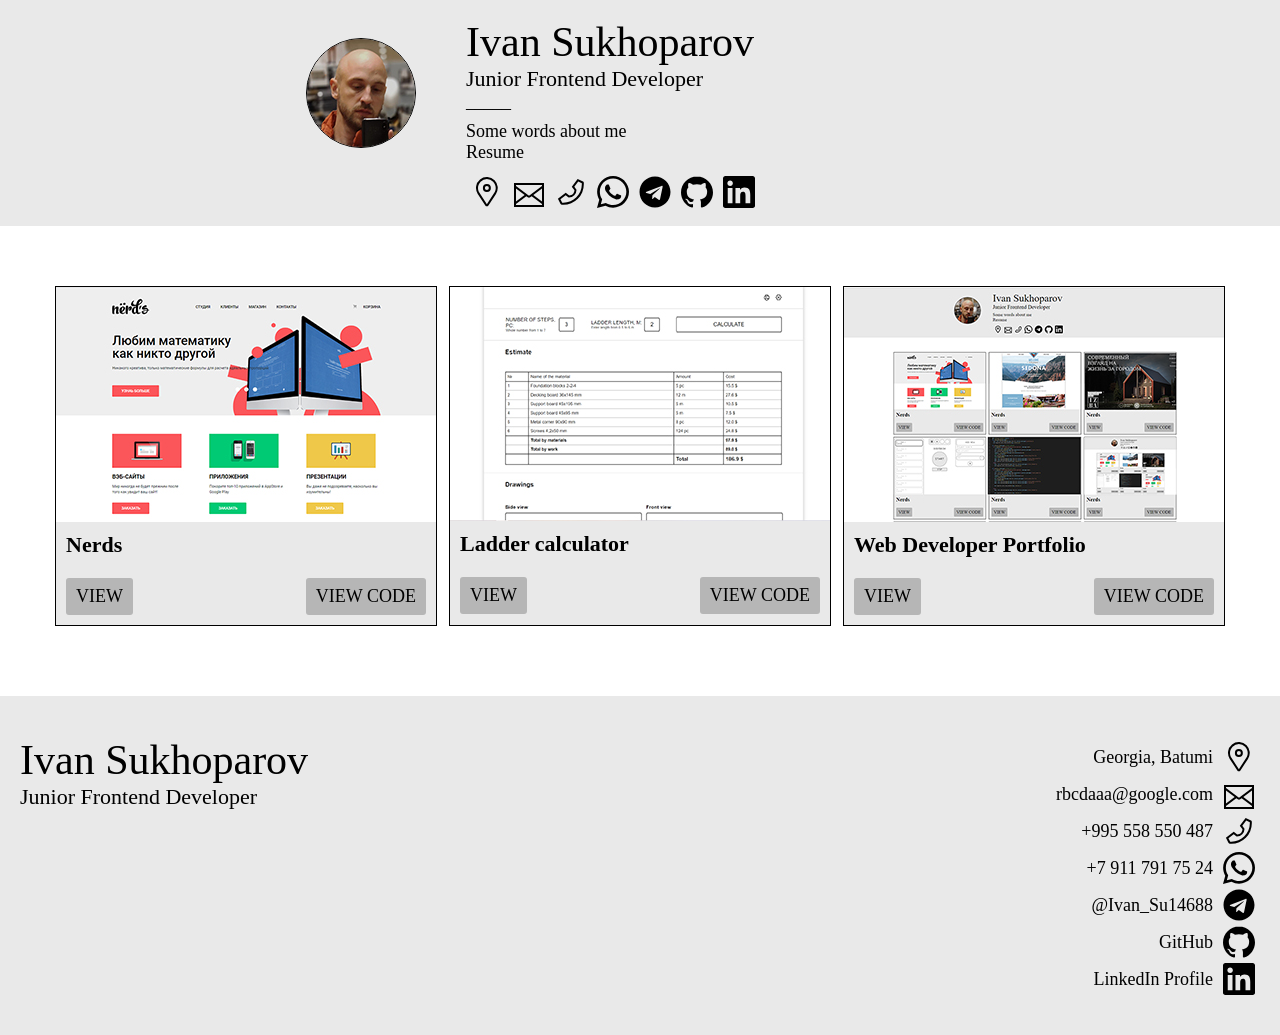
<file: index.html>
<!DOCTYPE html>
<html lang="ru">

<head>
    <meta charset="utf-8" />
    <meta name="viewport" content="width=device-width, initial-scale=1">
    <title>Sukhoparov Ivan - Backend Portfolio</title>

    <link rel="stylesheet" href="source/css/style.css" />
</head>

<body class="page">

    <header class="page__header header">
        <div class="header__wrapper">
            <div class="header__avatar">
                <img class="header__avatar-img" src="source/img/avatar-108.jpg" width="108" height="108"
                    alt="Profile photogaph">
            </div>
            <div class="header__info">
                <p class="header__name">Ivan Sukhoparov</p>
                <p class="header__position">Junior Frontend Developer</p>
                <a href="/source/sign-in.html">_____</a>
                <p class="header__description"> Some words about me</p>
                <a class="header__link">Resume</a>
                <div class="header__contacts contacts">
                    <a href="https://goo.gl/maps/XXBjU4BSbaSxKEi2A" class="contacts__link contacts__link--place">
                        <img class="contacts__icon" src="source/img/icons/location-pin.svg" width="32" height="32">
                        <p class="contacts__text hidden"> Georgia, Batumi</p>
                    </a>
                    <a href="mailto:rbcdaaa@gmail.com" class="contacts__link contacts__link--email">
                        <img class="contacts__icon" src="source/img/icons/envelope-closed.svg" width="32" height="32">
                        <p class="contacts__text hidden">rbcdaaa@google.com</p>
                    </a>
                    <a href="tel:+995558550487" class="contacts__link contacts__link--phone">
                        <img class="contacts__icon" src="source/img/icons/phone.svg" width="32" height="32">
                        <p class="contacts__text hidden">+995 558 550 487</p>
                    </a>
                    <a href="https://wa.me/995558550487" class="contacts__link contacts__link--whatsapp">
                        <img class="contacts__icon" src="source/img/icons/whatsapp.svg" width="32" height="32">
                        <p class="contacts__text hidden">+995 558 550 487</p>
                    </a>
                    <a href="https://t.me/ivan_Su14688" class="contacts__link contacts__link--telegram">
                        <img class="contacts__icon" src="source/img/icons/telegram.svg" width="32" height="32">
                        <p class="contacts__text hidden">@Ivan_Su14688</p>
                    </a>
                    <a href="https://github.com/ivansukhoparov" class="contacts__link contacts__link--git">
                        <img class="contacts__icon" src="source/img/icons/github.svg" width="32" height="32">
                        <p class="contacts__text hidden">GitHub</p>
                    </a>
                    <a href="https://www.linkedin.com/in/ivan-sukhoparov-041a1476/"
                        class="contacts__link contacts__link--linkedin">
                        <img class="contacts__icon" src="source/img/icons/linkedin.svg" width="32" height="32">
                        <p class="contacts__text hidden">LinkedIn Profile</p>
                    </a>
                </div>

            </div>

        </div>
    </header>

    <main class="page__content content">
        <section class="portfolio">
            <ul class="portfolio__list">

                <li class="portfolio__item ">
                    <img class="portfolio__thumbnail" src="source/img/portfolio/nerds-380.jpg" width="380" height="235">
                    <p class="portfolio__title">Nerds</p>
                    <div class="portfolio__wrapper">
                        <a class="portfolio__link" href="source/content/nerds/index.html">View</a>
                        <a class="portfolio__link" href="https://github.com/ivansukhoparov/017-01-nerds">View code</a>
                    </div>
                </li>

                <li class="portfolio__item ">
                    <img class="portfolio__thumbnail" src="source/img/portfolio/ld-380.jpg" width="380" height="235">
                    <p class="portfolio__title">Ladder calculator</p>
                    <div class="portfolio__wrapper">
                        <a class="portfolio__link" href="source/content/ladder-calculator/index.html">View</a>
                        <a class="portfolio__link" href="https://github.com/ivansukhoparov/019-05-ladder-calculator">
                            View code
                        </a>
                    </div>
                </li>

                <li class="portfolio__item ">
                    <img class="portfolio__thumbnail" src="source/img/portfolio/fdwp-380.jpg" width="380" height="235">
                    <p class="portfolio__title">Web Developer Portfolio</p>
                    <div class="portfolio__wrapper">
                        <a class="portfolio__link" href="#">View</a>
                        <a class="portfolio__link"
                            href="https://github.com/ivansukhoparov/ivansukhoparov.github.io">View code</a>
                    </div>
                </li>

            </ul>
        </section>

    </main>

    <footer class="page__footer footer">
        <div class="footer__info">
            <p class="footer__name">Ivan Sukhoparov</p>
            <p class="footer__position">Junior Frontend Developer</p>
        </div>
        <div class="footer__contacts contacts">
            <ul class="contacts__list">
                <li class="contacts__item ">
                    <a href="https://goo.gl/maps/XXBjU4BSbaSxKEi2A"
                        class="contacts__link contacts__link--footer contacts__link--place">
                        <p class="contacts__text"> Georgia, Batumi</p>
                        <img class="contacts__icon" src="source/img/icons/location-pin.svg" width="32" height="32">

                    </a>
                </li>
                <li class="contacts__item">
                    <a href="mailto:rbcdaaa@gmail.com"
                        class="contacts__link contacts__link--footer contacts__link--email">
                        <p class="contacts__text">rbcdaaa@google.com</p>
                        <img class="contacts__icon" src="source/img/icons/envelope-closed.svg" width="32" height="32">

                    </a>
                </li>
                <li class="contacts__item">
                    <a href="tel:+995558550487" class="contacts__link contacts__link--footer contacts__link--phone">
                        <p class="contacts__text">+995 558 550 487</p>
                        <img class="contacts__icon" src="source/img/icons/phone.svg" width="32" height="32">

                    </a>
                </li>
                <li class="contacts__item">
                    <a href="https://wa.me/995558550487"
                        class="contacts__link contacts__link--footer contacts__link--whatsapp">
                        <p class="contacts__text">+7 911 791 75 24</p>
                        <img class="contacts__icon" src="source/img/icons/whatsapp.svg" width="32" height="32">

                    </a>
                </li>
                <li class="contacts__item">
                    <a href="https://t.me/ivan_Su14688"
                        class="contacts__link contacts__link--footer contacts__link--telegram">
                        <p class="contacts__text">@Ivan_Su14688</p>
                        <img class="contacts__icon" src="source/img/icons/telegram.svg" width="32" height="32">

                    </a>
                </li>
                <li class="contacts__item">
                    <a href="https://github.com/ivansukhoparov"
                        class="contacts__link contacts__link--footer contacts__link--git">
                        <p class="contacts__text">GitHub</p>
                        <img class="contacts__icon" src="source/img/icons/github.svg" width="32" height="32">

                    </a>
                </li>
                <li class="contacts__item">
                    <a href="https://www.linkedin.com/in/ivan-sukhoparov-041a1476/"
                        class="contacts__link contacts__link--footer contacts__link--linkedin">
                        <p class="contacts__text">LinkedIn Profile</p>
                        <img class="contacts__icon" src="source/img/icons/linkedin.svg" width="32" height="32">

                    </a>
                </li>

            </ul>




        </div>
    </footer>

</body>

</html>
</file>
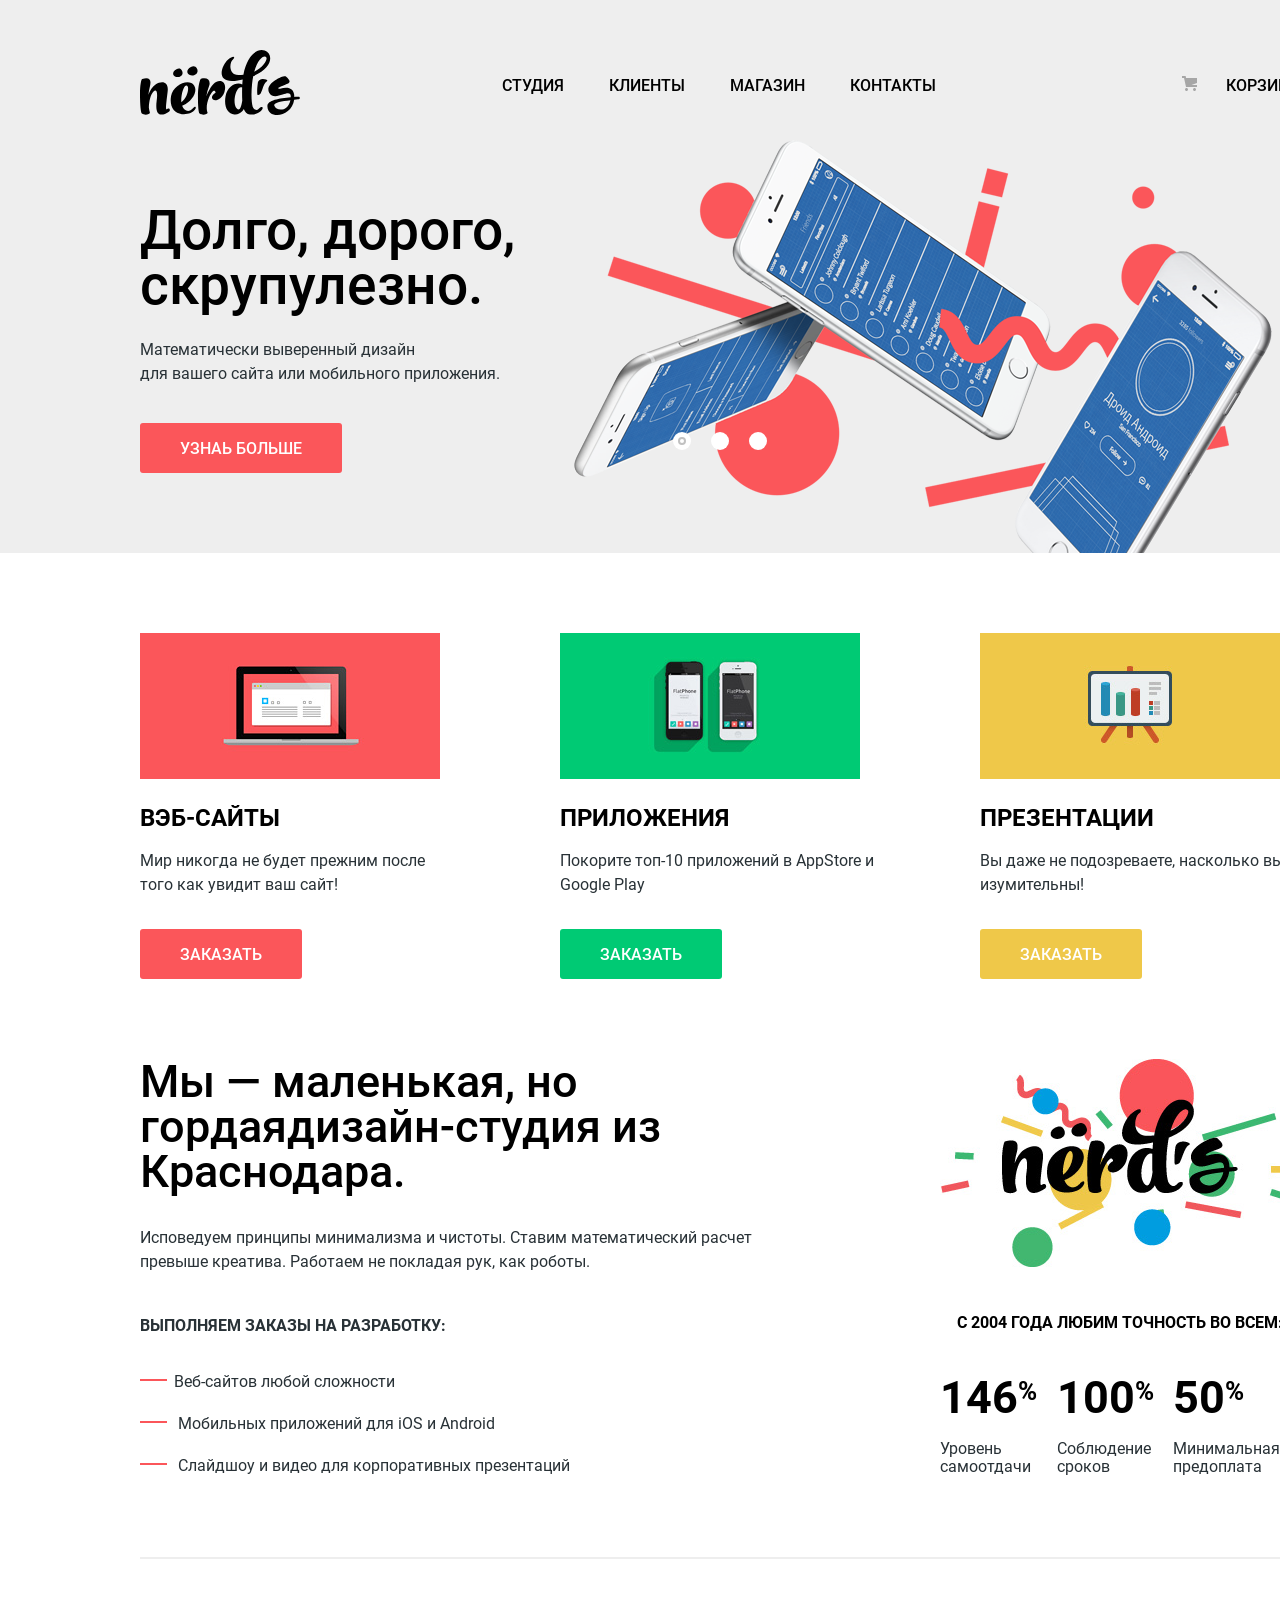
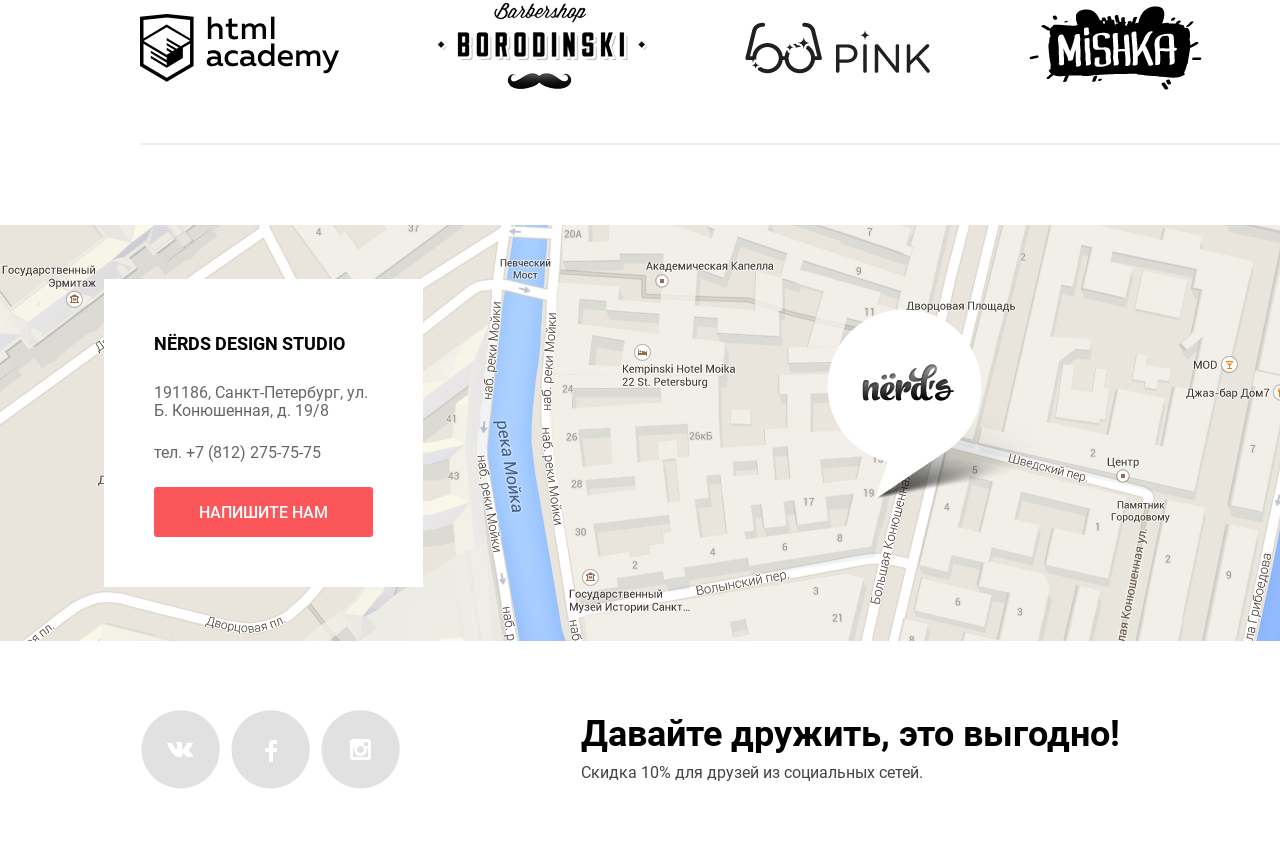
<file: source/content/nerds/index.html>
<!DOCTYPE html>
<html lang="ru" class="page">

<head>
  <meta charset="utf-8">
  <meta name="viewport" content="width=device-width, initial-scale=1">
  <title>HTML Academy: Дизайн-студия Нёрдс</title>
  <link rel="icon" href="favico.ico">
  <link rel="icon" href="img/favicon/favico.svg" type="image/svg+xml">
  <link rel="apple-touch-icon" href="img/favicon/180.png">
  <link rel="manifest" href="manifest.webmanifest">
  <link rel="stylesheet" href="css/normalize.css">
  <link rel="stylesheet" href="nouislider/nouislider.css">
  <link rel="stylesheet" href="css/style.css">
</head>

<body class="page-body">
  <header class="main-header">
    <div class="main-header__container container">
      <a href="index.html" class="main-header__logo">
        <img class="main-header__logo-img logo-image" src="img/nerds-logo.svg" width="160" height="65"
          alt="Логотп дизайн студии Нёррдс">
      </a>

      <nav class="main-nav site-navigation">
        <ul class="main-nav__list">
          <li class="main-nav__item">
            <a class="main-nav__link" href="index.html">Студия</a>
          </li>
          <li class="main-nav__item">
            <a class="main-nav__link" href="blank.html">Клиенты</a>
          </li>
          <li class="main-nav__item">
            <a class="main-nav__link" href="catalog.html">Магазин</a>
          </li>
          <li class="main-nav__item">
            <a class="main-nav__link" href="blank.html">Контакты</a>
          </li>
        </ul>
      </nav>

      <nav class="main-nav cart-navigation">
        <ul class="main-nav__list">
          <li class="main-nav__item main-nav__item--cart">
            <a class="main-nav__link" href="#">Корзина</a>
          </li>
        </ul>
      </nav>
    </div>
  </header>

  <main class="main-container">
    <h1 class="visually-hidden">Студия вэб дизайна Нёрдс</h1>

    <section class="main-slider">
      <h2 class="visually-hidden">Наши преимущества</h2>

      <div class="container main-slider__slide main-slider__slide--1"
        style="background-image: url('img/nerds-index-slide-1.png')">
        <p class="main-slider__title">
          Долго, дорого,<br>
          скрупулезно.
        </p>
        <p class="main-slider__description">
          Математически выверенный дизайн<br>
          для вашего сайта или мобильного приложения.
        </p>
        <button class="main-slider__button button">Узнаь больше</button>
      </div>

      <div class="container main-slider__slide main-slider__slide--2 hidden"
        style="background-image: url('img/nerds-index-slide-2.png')">
        <p class="main-slider__title">
          Любим математику<br>
          как никто другой
        </p>
        <p class="main-slider__description">
          Никакого креатива, только математические формулы для расчета
          идеальных пропорций
        </p>
        <button class="main-slider__button button">Узнаь больше</button>
      </div>

      <div class="container main-slider__slide main-slider__slide--3 hidden"
        style="background-image: url('img/nerds-index-slide-3.png')">
        <p class="main-slider__title">
          Только ночь,<br>
          только хардкор
        </p>
        <p class="main-slider__description">
          Работать днем, как все? Мы против этого.<br>
          Ближе к полуночи работа только начинается.
        </p>
        <button class="main-slider__button button">Узнаь больше</button>
      </div>

      <ul class="main-slider__toogle-wrapper">
        <li class="main-slider__toggle main-slider__toggle--active">
          <span class="visually-hidden">Слайд 1</span>
        </li>
        <li class="main-slider__toggle">
          <span class="visually-hidden">Слайд 2</span>
        </li>
        <li class="main-slider__toggle">
          <span class="visually-hidden">Слайд 2</span>
        </li>
      </ul>
    </section>

    <section class="services">
      <div class="container">
        <h2 class="visually-hidden">Услуги</h2>
        <ul class="services__list">
          <li class="services__item">
            <img class="services__image" src="img/service-web.jpg" width="300" height="146" alt="">
            <h3 class="services__title">Вэб-сайты</h3>
            <p class="services__description">
              Мир никогда не будет прежним после того как увидит ваш сайт!
            </p>
            <button class="services__button button">Заказать</button>
          </li>
          <li class="services__item">
            <img class="services__image" src="img/service-application.jpg" width="300" height="146" alt="">
            <h3 class="services__title">Приложения</h3>
            <p class="services__description">
              Покорите топ-10 приложений в AppStore и Google Play
            </p>
            <button class="services__button button-green button">
              Заказать
            </button>
          </li>
          <li class="services__item">
            <img class="services__image" src="img/service-presentation.jpg" width="300" height="146" alt="">
            <h3 class="services__title">Презентации</h3>
            <p class="services__description">
              Вы даже не подозреваете, насколько вы изумительны!
            </p>
            <button class="services__button button-yellow button">
              Заказать
            </button>
          </li>
        </ul>
      </div>
    </section>

    <section class="about">
      <h2 class="visually-hidden">О студии</h2>
      <div class="container about__wrapper">
        <div class="about__container">
          <p class="about__main-text">
            Мы — маленькая, но гордаядизайн-студия из Краснодара.
          </p>
          <p class="about__text">
            Исповедуем принципы минимализма и чистоты. Ставим математический
            расчет превыше креатива. Работаем не покладая рук, как роботы.
          </p>
          <p class="about__list-title">Выполняем заказы на разработку:</p>
          <ul class="about__list">
            <li class="about__item">Веб-сайтов любой сложности</li>
            <li class="about__item">
              Мобильных приложений для iOS и Android
            </li>
            <li class="about__item">
              Слайдшоу и видео для корпоративных презентаций
            </li>
          </ul>
        </div>

        <div class="about__container">
          <img class="about__image" src="img/nerds-illustration.png" width="360" height="208" alt="Логотип Нёрдс">
          <p class="about__adventages-text">
            с 2004 года Любим точность во всем:
          </p>
          <ul class="about__adventages-list">
            <li class="about__adventages-item">
              <p class="about__adventages-number">
                146<span class="about__adventages-percent">%</span>
              </p>
              <p class="about__adventages-decription">
                Уровень <br>самоотдачи
              </p>
            </li>
            <li class="about__adventages-item">
              <p class="about__adventages-number">
                100<span class="about__adventages-percent">%</span>
              </p>
              <p class="about__adventages-decription">
                Соблюдение <br>сроков
              </p>
            </li>
            <li class="about__adventages-item">
              <p class="about__adventages-number">
                50<span class="about__adventages-percent">%</span>
              </p>
              <p class="about__adventages-decription">
                Минимальная <br>предоплата
              </p>
            </li>
          </ul>
        </div>
      </div>
    </section>

    <section class="customers">
      <h2 class="visually-hidden">Наши клиенты</h2>
      <div class="container customers__wrapper">
        <ul class="customers__list">
          <li class="customers__item">
            <a class="customers__link" href="#">
              <img class="customers__logo-img" src="img/logo-htmlacademy.svg" alt="Логотип HTML Academy">
            </a>
          </li>
          <li class="customers__item">
            <a class="customers__link" href="#">
              <img class="customers__logo-img" src="img/logo-borodinsky.svg" alt="Логотип барбершоп Бородинский">
            </a>
          </li>
          <li class="customers__item">
            <a class="customers__link" href="#">
              <img class="customers__logo-img" src="img/logo-pink.svg" alt="Логотип приложения ПИНК">
            </a>
          </li>
          <li class="customers__item">
            <a class="customers__link" href="#">
              <img class="customers__logo-img" src="img/logo-mishka.svg" alt="Логотип магазина Мишка">
            </a>
          </li>
        </ul>
      </div>
    </section>
  </main>

  <footer class="main-footer">
    <div class="main-footer__map map">
      <img class="map__image" src="img/map.png" width="1440" height="416" alt="Карта со схемой проезда">
    </div>

    <div class="main-footer__map yandex-map">
      <script async
        src="https://api-maps.yandex.ru/services/constructor/1.0/js/?um=constructor%3Acb8ade882bd8f83fb37a128d6d89ce9240e858eb7f5c6576565fe556a87be243&amp;width=1440&amp;height=416&amp;lang=ru_RU&amp;scroll=true"></script>
    </div>

    <section class="main-footer-contacts contacts container">
      <h2 class="visually-hidden">Контакты</h2>

      <div class="contacts__wrapper">
        <p class="contacts__title">NЁRDS DESIGN STUDIO</p>
        <p class="contacts__info">
          191186, Санкт-Петербург, ул. Б. Конюшенная, д. 19/8
        </p>
        <p class="contacts__info">тел. +7 (812) 275-75-75</p>
        <button class="contacts__buton button">Напишите нам</button>
      </div>
    </section>

    <section class="container main-footer__wrapper">
      <h2 class="visually-hidden">Мы в соцсетях</h2>
      <div class="main-footer__social social">
        <ul class="social__list">
          <li class="social__item">
            <a class="social__link social__link--vkontakte" href="#">
              <span class="visually-hidden">Мы ВКонтакте</span>
            </a>
          </li>
          <li class="social__item">
            <a class="social__link social__link--fb" href="#">
              <span class="visually-hidden">Мы на FaceBook</span>
            </a>
          </li>
          <li class="social__item">
            <a class="social__link social__link--instagramm" href="#">
              <span class="visually-hidden">Мы d Instagramm</span>
            </a>
          </li>
        </ul>
      </div>

      <div class="main-footer__partner">
        <p class="main-footer__partner-slogan">
          Давайте дружить, это выгодно!
        </p>
        <p class="main-footer__partner-text">
          Скидка 10% для друзей из социальных сетей.
        </p>
      </div>
    </section>
  </footer>

  <section class="modal modal-contacts hidden">
    <h2 class="visually-hidden">Форма обратной связи</h2>
    <div class="modal-contacts__header">
      <p class="modal-contacts__title">Напишите нам</p>
      <button class="modal__close-button" aria-label="Закрыть"></button>
    </div>
    <div class="modal-contacts__main">
      <form class="modal-contacts__form" id="contact-popup">
        <label class="modal-contacts__label">
          <span class="modal-contacts__label-description">Ваше Имя:</span>
          <input class="input modal-contacts__text-input" type="text" placeholder="Имя фамилия">
        </label>
        <label class="modal-contacts__label">
          <span class="modal-contacts__label-description">Ваш e-mail:</span>
          <input class="input modal-contacts__text-input" type="email" placeholder="email@example.com ">
        </label>
        <label class="modal-contacts__label">
          <span class="modal-contacts__label-description">Текст письма:</span>
          <textarea class="input modal-contacts__text-input modal-contacts__text-input--texarea"
            placeholder="В свободной форме"></textarea>
        </label>
        <button class="button modal-contacts__submit" type="submit">
          Отправить
        </button>
      </form>
    </div>
  </section>

  <script src="nouislider/nouislider.js"></script>
  <script src="js/catalog-filter.js"></script>
  <script src="js/banner-slider.js"></script>
  <script src="js/modal.js"></script>

</body>

</html>
</file>
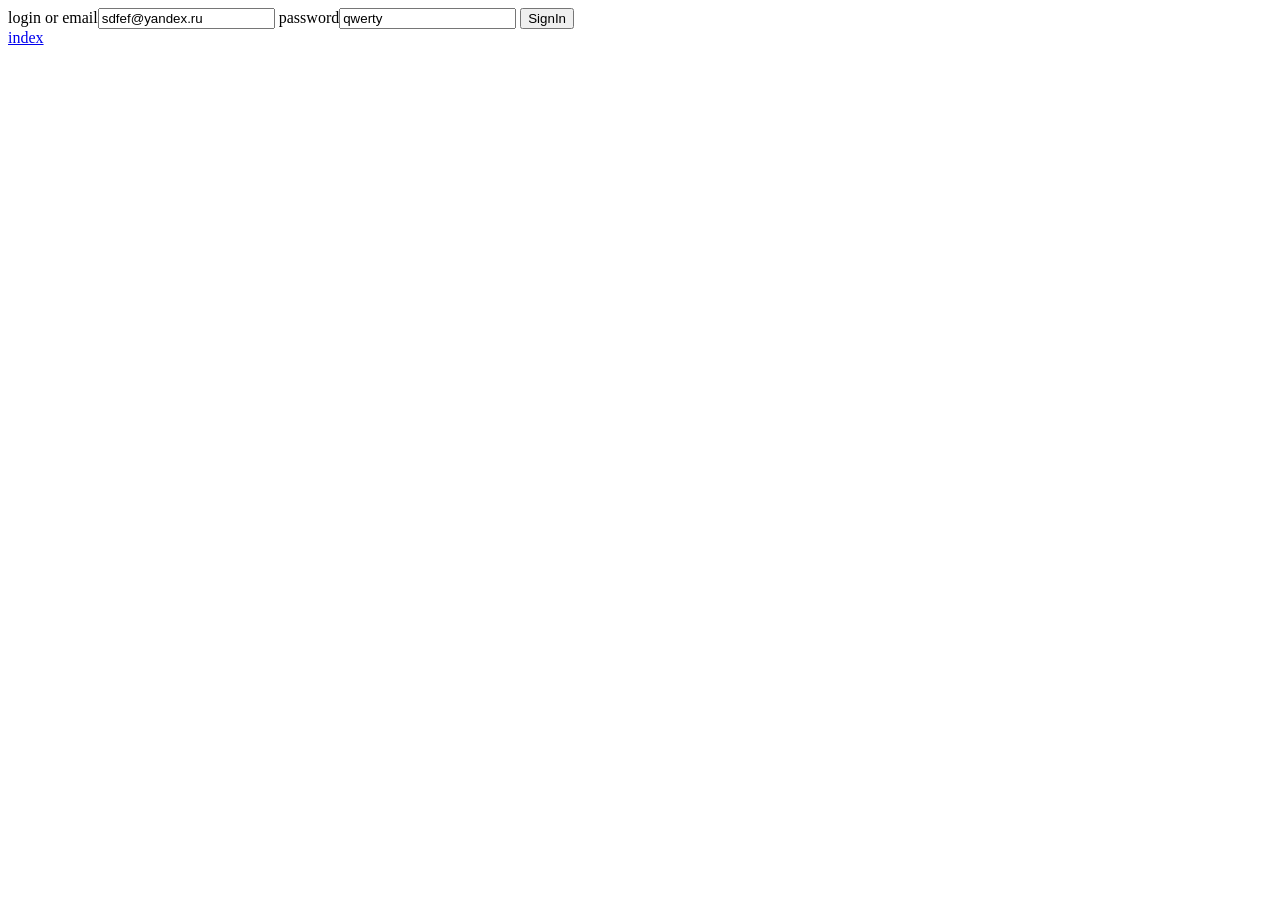
<file: source/sign-in.html>
<!DOCTYPE html>
<html lang="en">
<head>
    <meta charset="UTF-8">
    <title>Title</title>
</head>
<body>
<form action="">
    <label for="login-or-email">login or email</label><input type="text" id="login-or-email" name="login-or-email"
                                                             value="sdfef@yandex.ru">
    <label for="passwrod">password</label><input type="text" id="passwrod" name="passwrod" value="qwerty">
    <button type="submit" id="sign-in">SignIn</button>

</form>

<a href="index.html">index</a>
<script>
    const SERVER = " http://localhost:5001"
    const loginOrEmail = document.querySelector("#login-or-email").value;
    const password = document.querySelector("#passwrod").value;
    const submitButton = document.querySelector("#sign-in");

    const signInData = {
        loginOrEmail:   "sdfef@yandex.ru",
        password:"qwerty"
    }
    function parseCookies(response) {
        const raw = response.headers.raw()['set-cookie'];
        return raw.map((entry) => {
            const parts = entry.split(';');
            const cookiePart = parts[0];
            return cookiePart;
        }).join(';');
    }

    document.cookie = "user=John"

    submitButton.addEventListener("click", async (evt) => {
        evt.preventDefault();

        const token = await fetch("http://localhost:5001/auth/login",            {
                method: "POST",
            credentials: 'include',

            redirect: 'follow',
                headers: {
                    'Content-Type': 'application/json',
                    'Access-Control-Allow-Origin': 'http://localhost:63342/',
                    'Access-Control-Allow-Credentials': 'true',
                    'accept': '*/*',
                    'cookie': "user=John",
                },
                withCredentials: true,
                body: JSON.stringify({
                    loginOrEmail:   "sdfef@yandex.ru",
                    password:"qwerty"
                })
            }).then(res => res.json()).then(res =>console.log( res)).catch(error => alert(error))
    })
</script>
</body>
</html>
</file>
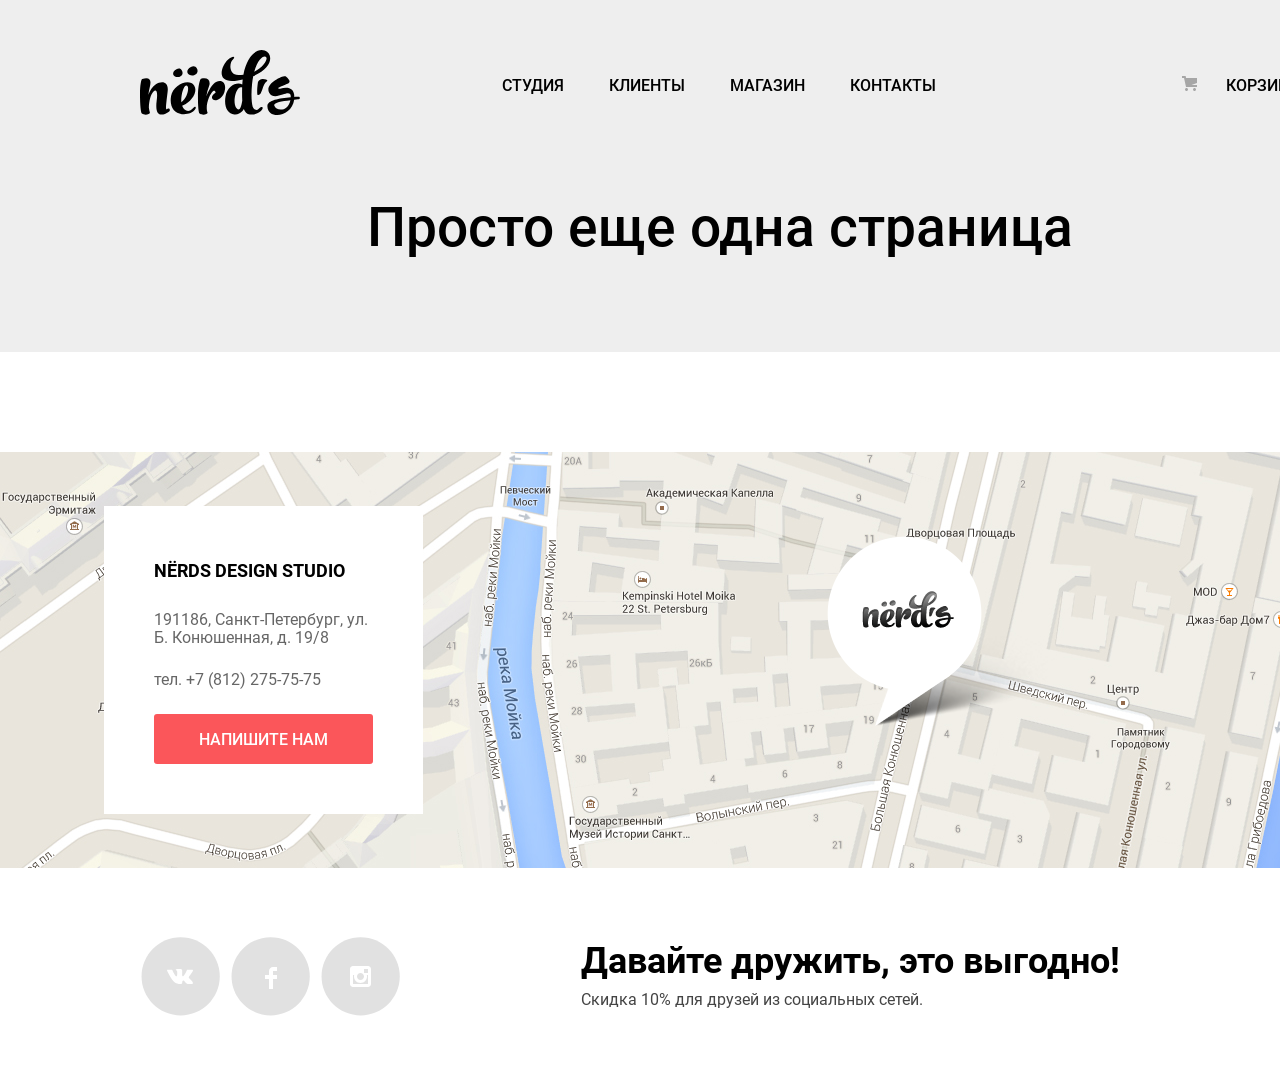
<file: source/content/nerds/blank.html>
<!DOCTYPE html>
<html lang="ru" class="page">

<head>
  <meta charset="utf-8">
  <meta name="viewport" content="width=device-width, initial-scale=1">
  <title>HTML Academy: Дизайн-студия Нёрдс</title>
  <link rel="icon" href="favicon.ico">
  <link rel="icon" href="img/favicon/favico.svg" type="image/svg+xml">
  <link rel="apple-touch-icon" href="img/favicon/180.png">
  <link rel="manifest" href="manifest.webmanifest">
  <link rel="stylesheet" href="css/normalize.css">
  <link rel="stylesheet" href="css/style.css">
</head>

<body class="page-body">
  <header class="main-header">
    <div class="main-header__container container">
      <a href="index.html" class="main-header__logo">
        <img class="main-header__logo-img logo-image" src="img/nerds-logo.svg" width="160" height="65"
          alt="Логотп дизайн студии Нёррдс">
      </a>

      <nav class="main-nav site-navigation">
        <ul class="main-nav__list">
          <li class="main-nav__item">
            <a class="main-nav__link" href="index.html">Студия</a>
          </li>
          <li class="main-nav__item">
            <a class="main-nav__link" href="blank.html">Клиенты</a>
          </li>
          <li class="main-nav__item">
            <a class="main-nav__link" href="catalog.html">Магазин</a>
          </li>
          <li class="main-nav__item">
            <a class="main-nav__link" href="blank.html">Контакты</a>
          </li>
        </ul>
      </nav>

      <nav class="main-nav cart-navigation">
        <ul class="main-nav__list">
          <li class="main-nav__item main-nav__item--cart">
            <a class="main-nav__link" href="#">Корзина</a>
          </li>
        </ul>
      </nav>
    </div>
  </header>

  <main class="main-container">
    <h1 class="visually-hidden">Студия вэб дизайна Нёрдс</h1>
    <div class="catalog-header">
      <div class="container">
        <h2 class="catalog-header__title">Просто еще одна страница</h2>
      </div>
    </div>

    <div class="content-container">

    </div>
  </main>

  <footer class="main-footer">
    <div class="main-footer__map map">
      <img class="map__image" src="img/map.png" width="1440" height="416" alt="Карта со схемой проезда">
    </div>

    <div class="main-footer__map yandex-map">
      <script async
        src="https://api-maps.yandex.ru/services/constructor/1.0/js/?um=constructor%3Acb8ade882bd8f83fb37a128d6d89ce9240e858eb7f5c6576565fe556a87be243&amp;width=1440&amp;height=416&amp;lang=ru_RU&amp;scroll=true"></script>
    </div>

    <section class="main-footer-contacts contacts container">
      <h2 class="visually-hidden">Контакты</h2>

      <div class="contacts__wrapper">
        <p class="contacts__title">NЁRDS DESIGN STUDIO</p>
        <p class="contacts__info">
          191186, Санкт-Петербург, ул. Б. Конюшенная, д. 19/8
        </p>
        <p class="contacts__info">тел. +7 (812) 275-75-75</p>
        <button class="contacts__buton button">Напишите нам</button>
      </div>
    </section>

    <section class="container main-footer__wrapper">
      <h2 class="visually-hidden">Мы в соцсетях</h2>
      <div class="main-footer__social social">
        <ul class="social__list">
          <li class="social__item">
            <a class="social__link social__link--vkontakte" href="#">
              <span class="visually-hidden">Мы ВКонтакте</span>
            </a>
          </li>
          <li class="social__item">
            <a class="social__link social__link--fb" href="#">
              <span class="visually-hidden">Мы на FaceBook</span>
            </a>
          </li>
          <li class="social__item">
            <a class="social__link social__link--instagramm" href="#">
              <span class="visually-hidden">Мы d Instagramm</span>
            </a>
          </li>
        </ul>
      </div>

      <div class="main-footer__partner">
        <p class="main-footer__partner-slogan">
          Давайте дружить, это выгодно!
        </p>
        <p class="main-footer__partner-text">
          Скидка 10% для друзей из социальных сетей.
        </p>
      </div>
    </section>
  </footer>

  <section class="modal modal-contacts hidden">
    <h2 class="visually-hidden">Форма обратной связи</h2>
    <div class="modal-contacts__header">
      <p class="modal-contacts__title">Напишите нам</p>
      <button class="modal__close-button" aria-label="Закрыть"></button>
    </div>
    <div class="modal-contacts__main"></div>
    <form class="modal-contacts__form" id="contact-popup">
      <label class="modal-contacts__label">
        <span class="modal-contacts__label-description">Ваше Имя:</span>
        <input class="input modal-contacts__text-input" type="text" placeholder="Имя фамилия">
      </label>
      <label class="modal-contacts__label">
        <span class="modal-contacts__label-description">Ваш e-mail:</span>
        <input class="input modal-contacts__text-input" type="email" placeholder="email@example.com ">
      </label>
      <label class="modal-contacts__label">
        <span class="modal-contacts__label-description">Текст письма:</span>
        <textarea class="input modal-contacts__text-input modal-contacts__text-input--texarea"
          placeholder="В свободной форме"></textarea>
      </label>
      <button class="button modal-contacts__submit" type="submit">
        Отправить
      </button>
    </form>
  </section>

  <script src="js/modal.js"></script>

</body>

</html>
</file>
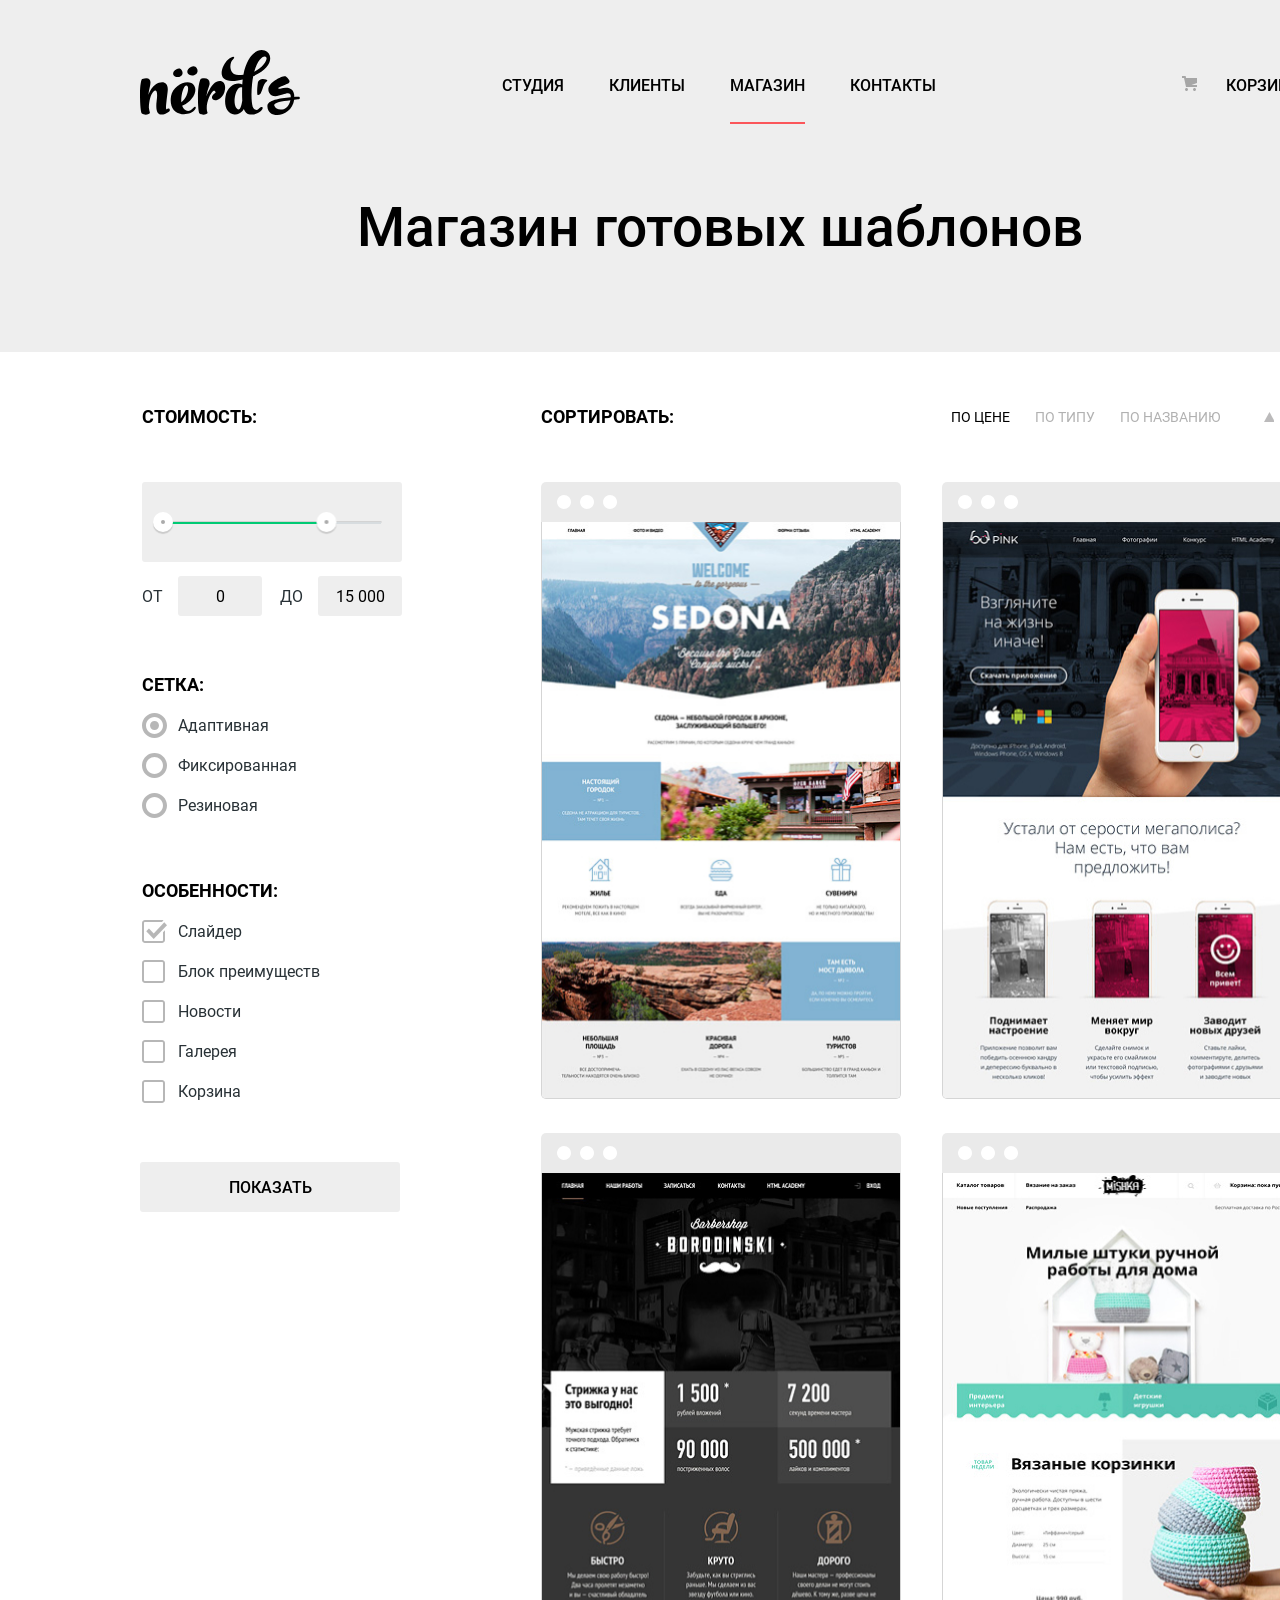
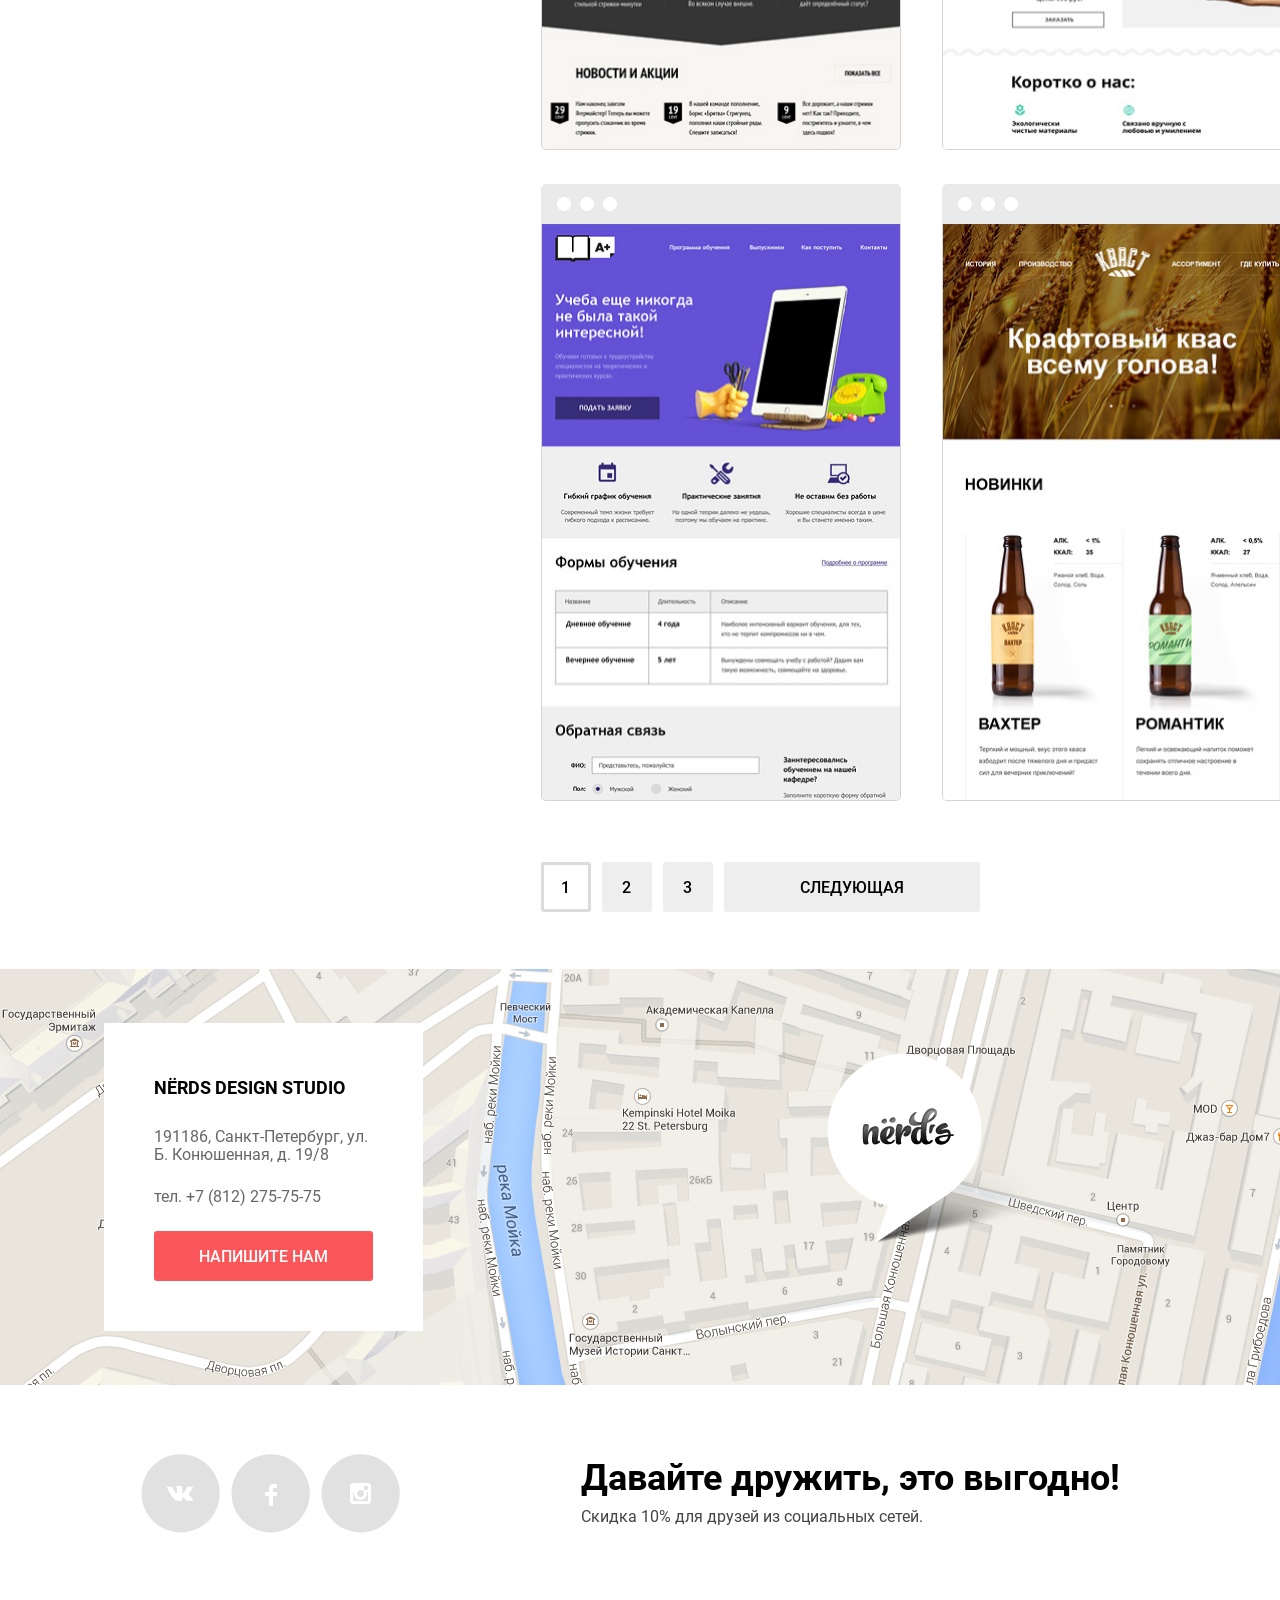
<file: source/content/nerds/catalog.html>
<!DOCTYPE html>
<html lang="ru" class="page">

<head>
  <meta charset="utf-8">
  <meta name="viewport" content="width=device-width, initial-scale=1">
  <title>HTML Academy: Дизайн-студия Нёрдс</title>
  <link rel="icon" href="favico.ico">
  <link rel="icon" href="img/favicon/favico.svg" type="image/svg+xml">
  <link rel="apple-touch-icon" href="img/favicon/180.png">
  <link rel="manifest" href="manifest.webmanifest">
  <link rel="stylesheet" href="css/normalize.css">
  <link rel="stylesheet" href="nouislider/nouislider.css">
  <link rel="stylesheet" href="css/style.css">
</head>

<body>
  <header class="main-header">
    <div class="main-header__container container">
      <a href="index.html" class="main-header__logo">
        <img class="main-header__logo-img logo-image" src="img/nerds-logo.svg" width="160" height="65"
          alt="Логотп дизайн студии Нёррдс">
      </a>

      <nav class="main-nav site-navigation">
        <ul class="main-nav__list">
          <li class="main-nav__item ">
            <a class="main-nav__link" href="index.html">Студия</a>
          </li>
          <li class="main-nav__item">
            <a class="main-nav__link" href="blank.html">Клиенты</a>
          </li>
          <li class="main-nav__item main-nav__item--active">
            <a class="main-nav__link" href="catalog.html">Магазин</a>
          </li>
          <li class="main-nav__item">
            <a class="main-nav__link" href="blank.html">Контакты</a>
          </li>
        </ul>
      </nav>

      <nav class="main-nav cart-navigation">
        <ul class="main-nav__list">
          <li class="main-nav__item main-nav__item--cart">
            <a class="main-nav__link" href="#">Корзина</a>
          </li>
        </ul>
      </nav>
    </div>
  </header>

  <main class="main-container">
    <h1 class="visually-hidden">Студия вэб дизайна Нёрдс</h1>
    <div class="catalog-header">
      <div class="container">
        <h2 class="catalog-header__title">Магазин готовых шаблонов</h2>
      </div>
    </div>

    <div class="projects container">
      <div class="projects__filters filters">
        <h2 class="visually-hidden">Каталог шаблонов</h2>
        <form id="catalog-filter" action="#" method="get">
          <fieldset class="filters__field filters__field--price">
            <legend class="filters__legend filters__legend--price"><span>Стоимость:</span></legend>
            <input type="range" class="filters__range visually-hidden"><label class="filters__label"><span
                class="visually-hidden">Ползунок стоимость</span></label>
            <div class="filters__range-custom range-custom">
              <div class="range-custom__container">
                <div class="range-custom__bar"></div>
                <div class="range-custom__bar-value"></div>
                <div class="range-custom__toogle range-custom__toogle-min"></div>
                <div class="range-custom__toogle range-custom__toogle-max"></div>
              </div>
            </div>
            <div class="filters__text-range-wrapper">
              <label class="filters__label-range"><span>От </span><input type="text" id="min-price"
                  class="filters__number-input" value="1000"></label>
              <label class="filters__label-range"><span>До </span><input type="text" id="max-price"
                  class="filters__number-input" value="15000"></label>
            </div>
          </fieldset>

          <fieldset class="filters__field">
            <legend class="filters__legend">Сетка:</legend>
            <input id="adaptive" type="radio" class="visually-hidden filters__radio" name="grid" value="adaptive"
              checked>
            <label for="adaptive" class="filters__label filters__label--radio">Адаптивная</label>
            <input type="radio" id="fix" class="visually-hidden filters__radio" name="grid" value="fix">
            <label for="fix" class="filters__label filters__label--radio">Фиксированная</label>
            <input type="radio" id="flex" class="visually-hidden filters__radios" name="grid" value="flex">
            <label for="flex" class="filters__label filters__label--radio">Резиновая</label>
          </fieldset>

          <fieldset class="filters__field">
            <legend class="filters__legend">Особенности:</legend>
            <input id="slider" type="checkbox" class="visually-hidden filters__checkbox" name="specifity" value="slider"
              checked>
            <label for="slider" class="filters__label filters__label--checkbox">Слайдер</label>
            <input id="advantages" type="checkbox" class="visually-hidden filters__checkbox" name="specifity"
              value="advantages">
            <label for="advantages" class="filters__label filters__label--checkbox">Блок преимуществ</label>
            <input id="news" type="checkbox" class="visually-hidden filters__checkbox" name="specifity" value="news">
            <label for="news" class="filters__label filters__label--checkbox">Новости</label>
            <input id="gallery" type="checkbox" class="visually-hidden filters__checkbox" name="specifity"
              value="gallery">
            <label for="gallery" class="filters__label filters__label--checkbox">Галерея</label>
            <input id="cart" type="checkbox" class="visually-hidden filters__checkbox" name="specifity" value="cart">
            <label for="cart" class="filters__label filters__label--checkbox">Корзина</label>
          </fieldset>

          <button class="filters__button button" type="submit">Показать</button>
        </form>
      </div>

      <div class="projects__sort sort">
        <p class="sort__legend">Сортировать:</p>
        <a class="sort__button sort__button--active">По цене</a>
        <a class="sort__button">По типу</a>
        <a class="sort__button">По названию</a>
        <a class="sort__button sort__button--up"><span class="visually-hidden">В порядке убывания</span></a>
        <a class="sort__button sort__button--down"><span class="visually-hidden">В порядке ворастания</span></a>
      </div>

      <div class="projects__catalog">
        <ul class="projects__list">
          <li class="projects__item">
            <div class="projects__preview-decor"></div>
            <img class="projects__preview" src="img/content/img-sedona.jpg" width="358" height="578" alt="">
            <div class="projects__description">
              <h3 class="projects__title">SEDONA</h3>
              <p class="projects__text">Информационный сайт для туристов</p>
              <button class="projects__button button">9900₽</button>
            </div>
          </li>
          <li class="projects__item">
            <div class="projects__preview-decor"></div>
            <img class="projects__preview" src="img/content/img-pink.jpg" width="358" height="578" alt="">
            <div class="projects__description">
              <h3 class="projects__title">PINK APP</h3>
              <p class="projects__text">Продуктовый лендинг приложения для iOS и Android</p>
              <button class="projects__button button">9900₽</button>
            </div>
          </li>
          <li class="projects__item">
            <div class="projects__preview-decor"></div>
            <img class="projects__preview" src="img/content/img-barbershop.jpg" width="358" height="578" alt="">
            <div class="projects__description">
              <h3 class="projects__title">BARBERSHOP</h3>
              <p class="projects__text">Сайт салона красоты.<br>Для мужчин, да.</p>
              <button class="projects__button button">9900₽</button>
            </div>
          </li>
          <li class="projects__item">
            <div class="projects__preview-decor"></div>
            <img class="projects__preview" src="img/content/img-mishka.jpg" width="358" height="578" alt="">
            <div class="projects__description">
              <h3 class="projects__title">MISHKA</h3>
              <p class="projects__text">Интернет-магазин вязаных игрушек</p>
              <button class="projects__button button">9900₽</button>
            </div>
          </li>
          <li class="projects__item">
            <div class="projects__preview-decor"></div>
            <img class="projects__preview" src="img/content/img-aplus.jpg" width="358" height="578" alt="">
            <div class="projects__description">
              <h3 class="projects__title">A PLUS</h3>
              <p class="projects__text">Лендинг курсов повышения квалификации</p>
              <button class="projects__button button">9900₽</button>
            </div>
          </li>
          <li class="projects__item">
            <div class="projects__preview-decor"></div>
            <img class="projects__preview" src="img/content/img-kvast.jpg" width="358" height="578" alt="">
            <div class="projects__description">
              <h3 class="projects__title">КВАСТ</h3>
              <p class="projects__text">Промо-сайт производителя крафтового кваса</p>
              <button class="projects__button button">9900₽</button>
            </div>
          </li>
        </ul>
      </div>

      <div class="projects__list-toggle list-toggle">
        <button class="list-toggle__button button list-toggle__button--active-page">1</button>
        <button class="list-toggle__button button">2</button>
        <button class="list-toggle__button button">3</button>
        <button class="list-toggle__button button list-toggle__button--next">Следующая</button>
      </div>
    </div>
  </main>

  <footer class="main-footer">
    <div class="main-footer__map map">
      <img class="map__image" src="img/map.png" width="1440" height="416" alt="Карта со схемой проезда">
    </div>

    <div class="main-footer__map yandex-map">
      <script async
        src="https://api-maps.yandex.ru/services/constructor/1.0/js/?um=constructor%3Acb8ade882bd8f83fb37a128d6d89ce9240e858eb7f5c6576565fe556a87be243&amp;width=1440&amp;height=416&amp;lang=ru_RU&amp;scroll=true"></script>
    </div>

    <section class="main-footer-contacts contacts container">
      <h2 class="visually-hidden">Контакты</h2>
      <div class="contacts__wrapper">
        <p class="contacts__title">NЁRDS DESIGN STUDIO</p>
        <p class="contacts__info">
          191186, Санкт-Петербург, ул. Б. Конюшенная, д. 19/8
        </p>
        <p class="contacts__info">тел. +7 (812) 275-75-75</p>
        <button class="contacts__buton button">Напишите нам</button>
      </div>
    </section>

    <section class="container main-footer__wrapper">
      <h2 class="visually-hidden">Мы в соцсетях</h2>
      <div class="main-footer__social social">
        <ul class="social__list">
          <li class="social__item">
            <a class="social__link social__link--vkontakte" href="#">
              <span class="visually-hidden">Мы ВКонтакте</span>
            </a>
          </li>
          <li class="social__item">
            <a class="social__link social__link--fb" href="#">
              <span class="visually-hidden">Мы на FaceBook</span>
            </a>
          </li>
          <li class="social__item">
            <a class="social__link social__link--instagramm" href="#">
              <span class="visually-hidden">Мы d Instagramm</span>
            </a>
          </li>
        </ul>
      </div>

      <div class="main-footer__partner">
        <p class="main-footer__partner-slogan">
          Давайте дружить, это выгодно!
        </p>
        <p class="main-footer__partner-text">
          Скидка 10% для друзей из социальных сетей.
        </p>
      </div>
    </section>
  </footer>

  <section class="modal modal-contacts hidden">
    <h2 class="visually-hidden">Форма обратной связи</h2>
    <div class="modal-contacts__header">
      <p class="modal-contacts__title">Напишите нам</p>
      <button class="modal__close-button" aria-label="Закрыть"></button>
    </div>
    <div class="modal-contacts__main"></div>
    <form class="modal-contacts__form" id="contact-popup">
      <label class="modal-contacts__label">
        <span class="modal-contacts__label-description">Ваше Имя:</span>
        <input class="input modal-contacts__text-input" type="text" placeholder="Имя фамилия">
      </label>
      <label class="modal-contacts__label">
        <span class="modal-contacts__label-description">Ваш e-mail:</span>
        <input class="input modal-contacts__text-input" type="email" placeholder="email@example.com ">
      </label>
      <label class="modal-contacts__label">
        <span class="modal-contacts__label-description">Текст письма:</span>
        <textarea class="input modal-contacts__text-input modal-contacts__text-input--texarea"
          placeholder="В свободной форме"></textarea>
      </label>
      <button class="button modal-contacts__submit" type="submit">
        Отправить
      </button>
    </form>
  </section>

  <script src="nouislider/nouislider.js"></script>
  <script src="js/catalog-filter.js"></script>
  <script src="js/modal.js"></script>

</body>

</html>
</file>
<file: source/css/style.css>
p {
    margin: 0;
    padding: 0;
}

.hidden {
    display: none;
}

a {
    color: #000000;
    text-decoration: none;
}

a:hover,
a:focus {
    color: #686868;
    text-decoration: underline;
}

.page {
    display: flex;
    flex-direction: column;
    min-width: 320px;
    max-width: 1980px;
    padding: 0;
    margin: 0;
    background-color: #ffffff;
    font-size: 18px;
}

@media (min-width: 768px) {}

.header {
    display: flex;
    flex: 1 1 auto;
    width: 100%;
    background-color: #e9e9e9;
    background-position: center;
    background-repeat: no-repeat;
    background-size: cover;
}

.header__wrapper {
    display: flex;
    flex-direction: column;
    margin: 18px auto;
}

@media (min-width: 768px) {
    .header__wrapper {
        width: 768px;
        flex-direction: row;
    }
}

.header__avatar {
    margin: 20px 50px;
    display: flex;
}

.header__avatar-img {
    margin: 0 auto;
    border: 1px solid black;
    border-radius: 50%;
}

.header__info {
    display: flex;
    flex-direction: column;
}

.header__name {
    text-align: center;
    font-size: 42px;
}

@media (min-width: 768px) {
    .header__name {
        text-align: left;
    }
}

.header__position {
    text-align: center;
    font-size: 22px;
}

@media (min-width: 768px) {
    .header__position {
        text-align: left;
    }

}

.header__description {
    margin: 8px 0 0 0;
}

.header__link {
    margin: 0 0 8px 0;
}

.contacts {
    display: flex;
    flex-direction: row;
}

.contacts__list {
    margin: 0;
    padding: 0;
    list-style: none;
}

.contacts__link {
    display: flex;
    align-items: center;
    margin: 5px 5px 0 5px;
    cursor: pointer;
}

.contacts__link--footer {
    flex-direction: row;
    justify-content: flex-end;
}

.contacts__icon {
    width: 32px;
    height: 32px;
}

.contacts__text {
    padding: 0 10px
}

.content {
    margin: 40px 0;
    display: flex;
    flex-direction: column;
    align-items: center;
}

.portfolio {
    padding: 20px;
}

@media (min-width: 768px) {
    .portfolio {
        padding: 20px 0;
        width: 720px;
    }
}

@media (min-width: 1200px) {
    .portfolio {
        width: 1170px;
    }
}

.portfolio__list {
    list-style: none;
    margin: 0;
    padding: 0;
    display: flex;
    flex-direction: row;
    flex-wrap: wrap;


}

.portfolio__item {
    display: flex;
    flex-direction: column;
    margin-bottom: 10px;
    background-color: #e9e9e9;
    border: 1px solid #000000;
}


@media (min-width: 768px) {
    .portfolio__item {
        width: 350px;
        margin-right: 12px;
    }

    .portfolio__item:nth-child(3n) {
        margin-right: 12px;
    }

    .portfolio__item:nth-child(2n) {
        margin-right: 0;
    }

}

@media (min-width: 1200px) {
    .portfolio__item {
        width: 380px;
        margin-right: 12px;
    }

    .portfolio__item:nth-child(2n) {
        margin-right: 12px;
    }

    .portfolio__item:nth-child(3n) {
        margin-right: 0;
    }
}

.portfolio__thumbnail {
    width: 100%;
    height: auto;
}

.portfolio__wrapper {
    padding: 10px;
    display: flex;
    flex-direction: row;
    justify-content: space-between;

}

.portfolio__link {
    display: block;
    padding: 8px 10px;
    background-color: #b6b6b6;
    border-radius: 3px;

    color: #000000;
    text-decoration: none;
    text-transform: uppercase;
}

.portfolio__link:hover,
.portfolio__link:focus {
    background-color: #cecece;
    text-decoration: none;
}

.portfolio__title {
    padding: 10px;
    font-size: 22px;
    font-weight: bold;
}

.portfolio__description {
    padding: 10px;

}


.footer {
    padding: 40px 20px;
    background-color: #e9e9e9;
    display: flex;
    flex-direction: row;
    justify-content: space-between;


}

.footer__name {
    font-size: 42px;
}

.footer__position {
    font-size: 22px;
}
</file>
<file: source/content/nerds/nouislider/nouislider.css>
/*! nouislider - 15.6.0 - 05/01/2022 */
/* Functional styling;
 * These styles are required for noUiSlider to function.
 * You don't need to change these rules to apply your design.
 */
 .noUi-target,
 .noUi-target * {
   -webkit-touch-callout: none;
   -webkit-tap-highlight-color: rgba(0, 0, 0, 0);
   -webkit-user-select: none;
   -ms-touch-action: none;
   touch-action: none;
   -ms-user-select: none;
   -moz-user-select: none;
   user-select: none;
   -moz-box-sizing: border-box;
   box-sizing: border-box;
 }
 .noUi-target {
   position: relative;
 }
 .noUi-base,
 .noUi-connects {
   width: 100%;
   height: 100%;
   position: relative;
   z-index: 1;
 }
 /* Wrapper for all connect elements.
  */
 .noUi-connects {
   overflow: hidden;
   z-index: 0;
 }
 .noUi-connect,
 .noUi-origin {
   will-change: transform;
   position: absolute;
   z-index: 1;
   top: 0;
   right: 0;
   height: 100%;
   width: 100%;
   -ms-transform-origin: 0 0;
   -webkit-transform-origin: 0 0;
   -webkit-transform-style: preserve-3d;
   transform-origin: 0 0;
   transform-style: flat;
 }
 /* Offset direction
  */
 .noUi-txt-dir-rtl.noUi-horizontal .noUi-origin {
   left: 0;
   right: auto;
 }
 /* Give origins 0 height/width so they don't interfere with clicking the
  * connect elements.
  */
 .noUi-vertical .noUi-origin {
   top: -100%;
   width: 0;
 }
 .noUi-horizontal .noUi-origin {
   height: 0;
 }
 .noUi-handle {
   -webkit-backface-visibility: hidden;
   backface-visibility: hidden;
   position: absolute;
 }
 .noUi-touch-area {
   height: 100%;
   width: 100%;
 }
 .noUi-state-tap .noUi-connect,
 .noUi-state-tap .noUi-origin {
   -webkit-transition: transform 0.3s;
   transition: transform 0.3s;
 }
 .noUi-state-drag * {
   cursor: inherit !important;
 }
 /* Slider size and handle placement;
  */
 .noUi-horizontal {
   height: 18px;
 }
 .noUi-horizontal .noUi-handle {
   width: 34px;
   height: 28px;
   right: -17px;
   top: -6px;
 }
 .noUi-vertical {
   width: 18px;
 }
 .noUi-vertical .noUi-handle {
   width: 28px;
   height: 34px;
   right: -6px;
   bottom: -17px;
 }
 .noUi-txt-dir-rtl.noUi-horizontal .noUi-handle {
   left: -17px;
   right: auto;
 }
 /* Styling;
  * Giving the connect element a border radius causes issues with using transform: scale
  */
 .noUi-target {
   background: #FAFAFA;
   border-radius: 4px;
   border: 1px solid #D3D3D3;
   box-shadow: inset 0 1px 1px #F0F0F0, 0 3px 6px -5px #BBB;
 }
 .noUi-connects {
   border-radius: 3px;
 }
 .noUi-connect {
   background: #3FB8AF;
 }
 /* Handles and cursors;
  */
 .noUi-draggable {
   cursor: ew-resize;
 }
 .noUi-vertical .noUi-draggable {
   cursor: ns-resize;
 }
 .noUi-handle {
   border: 1px solid #D9D9D9;
   border-radius: 3px;
   background: #FFF;
   cursor: default;
   box-shadow: inset 0 0 1px #FFF, inset 0 1px 7px #EBEBEB, 0 3px 6px -3px #BBB;
 }
 .noUi-active {
   box-shadow: inset 0 0 1px #FFF, inset 0 1px 7px #DDD, 0 3px 6px -3px #BBB;
 }
 /* Handle stripes;
  */
 .noUi-handle:before,
 .noUi-handle:after {
   content: "";
   display: block;
   position: absolute;
   height: 14px;
   width: 1px;
   background: #E8E7E6;
   left: 14px;
   top: 6px;
 }
 .noUi-handle:after {
   left: 17px;
 }
 .noUi-vertical .noUi-handle:before,
 .noUi-vertical .noUi-handle:after {
   width: 14px;
   height: 1px;
   left: 6px;
   top: 14px;
 }
 .noUi-vertical .noUi-handle:after {
   top: 17px;
 }
 /* Disabled state;
  */
 [disabled] .noUi-connect {
   background: #B8B8B8;
 }
 [disabled].noUi-target,
 [disabled].noUi-handle,
 [disabled] .noUi-handle {
   cursor: not-allowed;
 }
 /* Base;
  *
  */
 .noUi-pips,
 .noUi-pips * {
   -moz-box-sizing: border-box;
   box-sizing: border-box;
 }
 .noUi-pips {
   position: absolute;
   color: #999;
 }
 /* Values;
  *
  */
 .noUi-value {
   position: absolute;
   white-space: nowrap;
   text-align: center;
 }
 .noUi-value-sub {
   color: #ccc;
   font-size: 10px;
 }
 /* Markings;
  *
  */
 .noUi-marker {
   position: absolute;
   background: #CCC;
 }
 .noUi-marker-sub {
   background: #AAA;
 }
 .noUi-marker-large {
   background: #AAA;
 }
 /* Horizontal layout;
  *
  */
 .noUi-pips-horizontal {
   padding: 10px 0;
   height: 80px;
   top: 100%;
   left: 0;
   width: 100%;
 }
 .noUi-value-horizontal {
   -webkit-transform: translate(-50%, 50%);
   transform: translate(-50%, 50%);
 }
 .noUi-rtl .noUi-value-horizontal {
   -webkit-transform: translate(50%, 50%);
   transform: translate(50%, 50%);
 }
 .noUi-marker-horizontal.noUi-marker {
   margin-left: -1px;
   width: 2px;
   height: 5px;
 }
 .noUi-marker-horizontal.noUi-marker-sub {
   height: 10px;
 }
 .noUi-marker-horizontal.noUi-marker-large {
   height: 15px;
 }
 /* Vertical layout;
  *
  */
 .noUi-pips-vertical {
   padding: 0 10px;
   height: 100%;
   top: 0;
   left: 100%;
 }
 .noUi-value-vertical {
   -webkit-transform: translate(0, -50%);
   transform: translate(0, -50%);
   padding-left: 25px;
 }
 .noUi-rtl .noUi-value-vertical {
   -webkit-transform: translate(0, 50%);
   transform: translate(0, 50%);
 }
 .noUi-marker-vertical.noUi-marker {
   width: 5px;
   height: 2px;
   margin-top: -1px;
 }
 .noUi-marker-vertical.noUi-marker-sub {
   width: 10px;
 }
 .noUi-marker-vertical.noUi-marker-large {
   width: 15px;
 }
 .noUi-tooltip {
   display: block;
   position: absolute;
   border: 1px solid #D9D9D9;
   border-radius: 3px;
   background: #fff;
   color: #000;
   padding: 5px;
   text-align: center;
   white-space: nowrap;
 }
 .noUi-horizontal .noUi-tooltip {
   -webkit-transform: translate(-50%, 0);
   transform: translate(-50%, 0);
   left: 50%;
   bottom: 120%;
 }
 .noUi-vertical .noUi-tooltip {
   -webkit-transform: translate(0, -50%);
   transform: translate(0, -50%);
   top: 50%;
   right: 120%;
 }
 .noUi-horizontal .noUi-origin > .noUi-tooltip {
   -webkit-transform: translate(50%, 0);
   transform: translate(50%, 0);
   left: auto;
   bottom: 10px;
 }
 .noUi-vertical .noUi-origin > .noUi-tooltip {
   -webkit-transform: translate(0, -18px);
   transform: translate(0, -18px);
   top: auto;
   right: 28px;
 }


 .noUi-connect{
  height: 2px;
  background: #00ca74;;
 }

 .noUi-base{
  height: 2px;
  background-color: #d7dcdf;
 }

 .noUi-horizontal {
  height: 2px;
}

.noUi-horizontal .noUi-handle {
  height: 20px;
  width: 20px;
  top: -10px;
  right: -10px; /* half the width */
  border-radius: 50%;
  background-color: #ffffff;
  box-shadow: 0px 2px 1px rgb(0 0 0 / 15%);
  border: none;
}


.noUi-handle:before{

  display: none;

}

.noUi-handle:after {
  content: "";
  display: block;
  position: absolute;


    top: 2px;
    left: 2px;
  width: 4px;
  height: 4px;
  background: #ababab;
  border-radius: 50%;
  display: block;
  margin: 6px;
}
</file>
<file: source/content/nerds/css/style.css>
@font-face {
  font-family: "Roboto";
  font-weight: 400;
  src: url(../fonts/roboto.woff);
  src: url(../fonts/roboto.woff2);
}

@font-face {
  font-family: "Roboto";
  font-weight: 500;
  src: url(../fonts/robotomedium.woff);
  src: url(../fonts/robotomedium.woff2);
}

@font-face {
  font-family: "Roboto";
  font-weight: 700;
  src: url(../fonts/robotobold.woff);
  src: url(../fonts/robotobold.woff2);
}

:root {
  --main-background: #ffffff;
  --secondary-background: #eeeeee;
  --border: #eeeeee;

  --main-color: #000000;
  --special-grey: #283136;
  --special-grey-2: #444444;
  --special-grey-2-opacity05: #44444485;
  --special-grey-3: #666666;

  --nav-color-second: #fb565a;
  --bnt-main: #fb565a;
  --main-color2: #fb565a;
  --btn-main-hover: #e74246;
  --btn-main-press: #d7373b;
  --btn-text: #ffffff;

  --bnt-second: #00ca74;
  --bnt-second-hover: #00bc6c;
  --bnt-second-press: #00aa62;

  --bnt-third: #efc849;
  --bnt-third-hover: #eab534;
  --bnt-third-press: #e5a722;

  --btn-press-text-white: rgba(255, 255, 255, 0.3);
  --btn-press-text-black: rgba(0, 0, 0, 0.3);

  --btn-social: #e1e1e1;
  --btn-form: #eeeeee;
  --btn-form-hover: #dfdfdf;
  --btn-form-press: #d5d5d5;
  --form-elements: #4d4d4d;
  --btn-active-page: #dbdbdb;
  --btn-toogle-active-text: #00000033;
  --form-inputs: #d7dcde;
  --fornm-nputs-hover: #b4b9bb;
  --form-inputs-error: #e74246;

  --slider-tooggle: #c1c1c1;
  --range-toogle: #ababab;
  --range-bar: #d7dcdf;
  --range-bar-value: #00ca74;
}

body {
  min-width: 1440px;
  background-color: var(--main-background);
  font-family: "Roboto", Arial, sans-serif;
  font-weight: 500;
  font-size: 16px;
  line-height: 24px;
  padding: 0;
  margin: 0;
}

a {
  text-decoration: none;
}

img {
  max-width: 100%;
  height: auto;
}

.filters__legend {
  font-weight: 700;
  font-size: 18px;
  line-height: 30px;
  text-transform: uppercase;
}

.visually-hidden {
  position: absolute;
  width: 1px;
  height: 1px;
  margin: -1px;
  border: 0;
  padding: 0;
  white-space: nowrap;
  clip-path: inset(100%);
  clip: rect(0 0 0 0);
  overflow: hidden;
}

.page {
  height: 100%;
}

.page-body {
  min-height: 100%;
  display: grid;
  grid-template-rows: min-content 1fr max-content;
}

.container {
  width: 1160px;
  margin: 0 auto;
  padding: 0;
}

.main-header__container {
  padding-top: 49px;
  display: grid;
  grid-template-columns: max-content 1fr auto;
  grid-template-rows: 30% auto;
}

.main-header {
  background-color: var(--secondary-background);
  grid-row: 1/2;
}

.main-container {
  grid-row: 2/3;
}

.main-header__logo {
  grid-column: 1/2;
  grid-row: 1/-1;
}

.site-navigation {
  text-align: center;
  grid-column: 2/3;
  grid-row: 2/3;
}

.cart-navigation {
  grid-column: 3/4;
  grid-row: 2;
}

.main-nav {
  color: var(--main-color);
  font-family: "Roboto";
  font-style: normal;
  font-weight: 500;
  font-size: 16px;
  line-height: 30px;
  text-transform: uppercase;
}

.main-nav__list {
  height: 100%;
  list-style: none;
  padding: 0;
  margin: 0;
  display: flex;
  justify-content: center;
  align-items: center;
  flex-wrap: wrap;
}

.main-nav__item {
  height: 100%;
  margin-right: 45px;
}

.main-nav__item--active {
  margin-bottom: -2px;
  border-bottom: 2px solid var(--nav-color-second);
}

.main-nav__item--cart {
  margin-right: 0;
}

.main-nav__item--cart::before {
  content: "";
  background-image: url("../img/cart-icon.svg");
  background-position: center;
  background-repeat: no-repeat;
  background-size: auto;
  width: 15px;
  height: 15px;
  display: inline-block;
  margin-right: 25px;
}

.main-nav a,
.main-nav a:focus {
  color: var(--main-color);
}

.main-nav a:hover {
  color: var(--nav-color-second);
}

.main-nav a:active {
  color: var(--main-color);
  opacity: 0.3;
}

.main-slider {
  background-color: var(--secondary-background);
  display: grid;
  grid-template-columns: auto;
  grid-template-rows: auto;
  height: 431px;
}

.main-slider__slide {
  height: 431px;

  grid-row: 1/-1;
  grid-column: 1/-1;
  display: flex;
  flex-direction: column;
  align-items: flex-start;
  justify-content: center;

  background-position: right;
  background-repeat: no-repeat;
  background-size: auto;
}

.main-slider__title {
  margin-bottom: 25px;
  margin-top: 80px;
  font-weight: 500;
  font-size: 55px;
  line-height: 55px;
  height: 110px;
}

.main-slider__description {
  margin-bottom: 35px;
  margin-top: 0;
  font-weight: 400;
  color: var(--special-grey);
  height: 50px;
}

.main-slider__toogle-wrapper {
  list-style: none;
  padding: 0;
  grid-row: 1/-1;
  grid-column: 1/-1;
  width: max-content;
  margin: auto auto 96px auto;
}

.main-slider__toggle {
  display: inline-block;
  padding: 0;
  margin: 0 8px 0 8px;
  width: 18px;
  height: 18px;
  border-radius: 50%;
  background-color: var(--main-background);
  border: none;
}

.main-slider__toggle--active {
  outline: 2px solid var(--slider-tooggle);
  outline-offset: -7px;
}

.main-slider__button {
  margin-bottom: 80px;
}

.button {
  font-family: "Roboto", Arial, sans-serif;
  font-size: 16px;
  font-weight: 500;
  line-height: 18px;
  text-transform: uppercase;
  color: var(--btn-text);
  background-color: var(--bnt-main);
  padding-top: 17px;
  padding-bottom: 15px;
  border-radius: 3px;
  border-style: none;
  padding-left: 40px;
  padding-right: 40px;
}

.button:hover {
  background-color: var(--btn-main-hover);
}

.button:active {
  color: var(--btn-press-text-white);
  box-shadow: inset 0px 3px 0px rgba(0, 1, 1, 0.1);
  background-color: var(--btn-main-press);
}

.button-green {
  background-color: var(--bnt-second);
}

.button-green:hover {
  background-color: var(--bnt-second-hover);
}

.button-green:active {
  color: var(--btn-press-text-white);
  box-shadow: inset 0px 3px 0px rgba(0, 1, 1, 0.1);
  background-color: var(--bnt-second-press);
}

.button-yellow {
  background-color: var(--bnt-third);
}

.button-yellow:hover {
  background-color: var(--bnt-third-hover);
}

.button-yellow:active {
  color: var(--btn-press-text-white);
  box-shadow: inset 0px 3px 0px rgba(0, 1, 1, 0.1);
  background-color: var(--bnt-third-press);
}

.filters__button {
  color: var(--main-color);
  width: 100%;
  background-color: var(--btn-form);
}

.filters__button:hover {
  width: 100%;
  background-color: var(--btn-form-hover);
}

.filters__button:active {
  width: 100%;
  box-shadow: inset 0px 3px 0px rgba(0, 1, 1, 0.1);
  background-color: var(--btn-form-press);
}

.list-toggle__button {
  padding-left: 20px;
  padding-right: 15px;
  color: var(--main-color);
  text-align: justify;

  height: 50px;
  min-width: 50px;
  background-color: var(--btn-form);
}

.list-toggle__button:not(:last-child) {
  margin-right: 11px;
}

.list-toggle__button:hover {
  background-color: var(--btn-form-hover);
}

.list-toggle__button:active {
  color: var(--btn-toogle-active-text);
  opacity: 1;

  box-shadow: inset 0px 3px 0px rgba(0, 1, 1, 0.1);
  background-color: var(--btn-form-press);
}

.list-toggle__button--next {
  padding-left: 76px;
  padding-right: 76px;
}

.list-toggle__button--active-page {
  background-color: var(--main-background);
  outline: 3px solid var(--btn-active-page);
  outline-offset: -3px;
}

.services {
  padding: 80px 0 80px 0;
}

.services__list {
  list-style: none;
  display: grid;
  gap: 100px;
  padding: 0;
  margin: 0;
  grid-template-columns: 1fr 1fr 1fr;
}

.services__item {
  display: flex;
  flex-direction: column;
  align-items: flex-start;
  margin: 0;
  padding: 0;
}

.services__image {
  margin-bottom: 24px;
}

.services__title {
  margin: 0 0 16px 0;
  padding: 0;
  font-weight: 700;
  font-size: 24px;
  line-height: 30px;
  text-transform: uppercase;
}

.services__description {
  margin: 0 0 32px 0;
  padding: 0;
  color: var(--special-grey);
  font-weight: 400;
}

.about__wrapper {
  display: grid;
  grid-template-columns: auto max-content;
  gap: 150px;
}

.about__main-text {
  font-weight: 500;
  font-size: 45px;
  line-height: 45px;
  margin: 0 0 32px 0;
}

.about__text {
  font-weight: 400;
  color: var(--special-grey);
  margin: 0 0 40px 0;
}

.about__list-title {
  padding: 0;
  margin: 0;
  text-transform: uppercase;
  font-weight: 700;
  color: var(--special-grey);
  margin: 0 0 23px 0;
}

.about__list {
  list-style: none;
  padding: 0;
  margin: 0;
}

.about__item {
  margin: 0;
  font-weight: 400;
  color: var(--special-grey);
  line-height: 42px;
}

.about__item::before {
  display: inline-block;
  height: 0px;
  width: 25px;
  content: "";
  border: 1px solid var(--main-color2);
  margin: 0 7px 0 0;
  vertical-align: super;
}

.about__adventages-text {
  margin: 37px 0 31px 0;
  font-weight: 700;
  text-transform: uppercase;
  text-align: center;
}

.about__adventages-list {
  list-style: none;
  padding: 0;
  margin: 0;
  display: grid;
  grid-template-columns: auto auto auto;
}

.about__adventages-number {
  margin: 0;
  padding: 0;
  font-weight: 700;
  font-size: 45px;
  line-height: 64px;
}

.about__adventages-percent {
  vertical-align: text-top;
  font-weight: 700;
  font-size: 26px;
  line-height: 40px;
}

.about__adventages-decription {
  color: var(--special-grey);
  font-weight: 400;
  font-size: 16px;
  line-height: 18px;
  margin: 10px 0 0 0;
}

.customers {
  padding: 70px 0 80px 0;
}

.customers__list {
  align-items: center;
  height: 184px;
  display: grid;
  grid-template-columns: auto auto auto auto;
  padding: 0;
  margin: 0;
  list-style: none;
  border-top: 2px solid var(--border);
  border-bottom: 2px solid var(--border);
}

.customers__logo-img:hover {
  opacity: 0.2;
}

.customers__logo-img:active {
  opacity: 0.1;
}

.main-footer__map {
  grid-column: 1/-1;
  grid-row: 1/2;
  display: block;
  padding: 0;
  margin: 0 auto;
}

.contacts__wrapper {
  width: 219px;
  height: 208px;
  padding: 50px;
  background-color: var(--main-background);
  display: flex;
  justify-content: space-between;
  flex-direction: column;
}

.contacts__title {
  margin: 0;
  font-weight: 700;
  font-size: 18px;
  line-height: 30px;
}

.contacts__info {
  margin: 0;
  font-weight: 400;
  font-size: 16px;
  line-height: 18px;
  color: var(--special-grey-3);
}

.map__marker {
  position: absolute;

  left: 50%;
  margin-left: 110px;
  margin-top: 80px;
  position: absolute;
}

.contacts__buton {
  margin: 0;
  width: 100%;
}

.main-footer {
  width: 1440px;
  margin: auto;
  display: grid;
  grid-template-columns: auto;
  grid-template-rows: 416px 217px;
  grid-row: 3/4;
}

.main-footer-contacts {
  display: block;
  position: absolute;
  width: 319px;
  margin-top: 54px;
  margin-left: 104px;
  z-index: 1;

}

.main-footer__wrapper {
  grid-row: 2/3;
  grid-column: 1/-1;
  display: grid;
  grid-template-columns: auto auto;
}

.main-footer__social {
  grid-column: 1/2;
  display: flex;
  flex-direction: column;
  justify-content: center;
}

.main-footer__partner {
  grid-column: 2/3;
  display: flex;
  flex-direction: column;
  justify-content: center;
}

.main-footer__partner-slogan {
  font-style: normal;
  font-weight: 700;
  font-size: 36px;
  line-height: 36px;
  margin: 0;
  margin-bottom: 10px;
}

.main-footer__partner-text {
  font-weight: 400;
  font-size: 16px;
  line-height: 22px;
  color: var(--special-grey-2);
  margin: 0;
}

.social__list {
  display: grid;
  list-style: none;
  grid-template-columns: 81px 81px 81px;
  padding: 0;
  margin: 0;
  gap: 9px;
}

.social__link {
  background-repeat: no-repeat;
  background-position: center;
  background-size: contain;
  display: block;
  width: 81px;
  height: 81px;
}

.social__link--vkontakte {
  background-image: url("../img/social/vk.svg");
}

.social__link--fb {
  background-image: url("../img/social/fb.svg");
}

.social__link--instagramm {
  background-image: url("../img/social/inst.svg");
}

.social__link--vkontakte:hover {
  background-image: url("../img/social/vk-hover.svg");
}

.social__link--fb:hover {
  background-image: url("../img/social/fb-hover.svg");
}

.social__link--instagramm:hover {
  background-image: url("../img/social/inst-hover.svg");
}

.social__link--vkontakte:active {
  background-image: url("../img/social/vk-press.svg");
}

.social__link--fb:active {
  background-image: url("../img/social/fb-press.svg");
}

.social__link--instagramm:active {
  background-image: url("../img/social/inst-press.svg");
}

.projects {
  display: grid;
  grid-template-columns: 260px auto;
  grid-template-rows: 130px auto 165px;
  column-gap: 141px;
}

.projects__catalog {
  grid-column: 2/3;
  grid-row: 2/3;
  display: grid;
  grid-template-columns: auto auto;
}

.projects__list {
  list-style: none;
  display: grid;
  grid-template-columns: auto auto;
  padding: 0;
  margin: 0;
  column-gap: 41px;
  row-gap: 31px;
}

.projects__item {
  display: grid;
  grid-template-rows: 40px 349px 231px;
  grid-template-columns: auto;
  width: 360px;
}

.projects__preview {
  width: 358px;
  height: 576px;
  border: 1px solid var(--btn-form-press);
  border-top: none;
  border-radius: 0 0 5px 5px;
  grid-column: 1/-1;
  grid-row: 2/4;
}

.projects__preview-decor {
  border-radius: 5px 5px 0 0;
  background-image: url("../img/browser.svg");
  background-repeat: no-repeat;
  opacity: 0.12;
  grid-column: 1/-1;
  grid-row: 1/2;
}

.projects__description {
  background-color: var(--secondary-background);
  grid-column: 1/-1;
  grid-row: 3/4;
  display: flex;
  flex-direction: column;
  align-items: center;
  visibility: hidden;
  border-radius: 0 0 5px 5px;
  justify-content: space-between;
}

.projects__item:hover .projects__description {
  visibility: visible;
}

.projects__item:hover .projects__preview-decor {
  opacity: 1;
}

.projects__item:hover {
  filter: drop-shadow(0px 6px 15px rgba(0, 0, 0, 0.25));
}

.projects__sort {
  display: flex;
  align-items: center;
  justify-content: space-between;
}

.projects__title {
  height: 30px;
  padding: 0;
  margin: 26px 0 12px 0;
  font-family: "Roboto";
  font-style: normal;
  font-weight: 700;
  font-size: 18px;
  line-height: 30px;
  text-align: center;
  text-transform: uppercase;
  color: var(--main-color);
}

.projects__text {
  max-width: 255px;
  padding: 0;
  margin: 0 0 32px 0;
  font-family: "Roboto";
  font-style: normal;
  font-weight: 400;
  font-size: 16px;
  line-height: 18px;
  text-align: center;
  color: var(--special-grey-3);
}

.projects__button {
  width: 200px;
  height: 50px;
  margin: 0 0 44px 0;
}

.sort__button {
  cursor: pointer;
  width: max-content;
  margin-right: 25px;
  font-family: "Roboto";
  font-style: normal;
  font-weight: 400;
  font-size: 14px;
  line-height: 18px;
  text-transform: uppercase;
  opacity: 0.3;
}

.sort__button:hover {
  opacity: 0.6;
}

.sort__button:active,
.sort__button--active {
  opacity: 1;
}

.sort__button--up,
.sort__button--down {
  margin: 0;
  margin-left: 18px;
}

.sort__button--down::before {
  display: block;
  height: 10px;
  width: 10px;
  margin: 0;
  content: "";
  background-image: url("../img/form/icon-down-dir.svg");
}

.sort__button--up::before {
  display: block;
  height: 10px;
  width: 10px;
  margin: 0;

  content: "";
  background-image: url("../img/form/icon-up-dir.svg");
}

.sort__legend {
  font-weight: 700;
  font-size: 18px;
  line-height: 30px;
  text-transform: uppercase;
  margin-right: auto;
}

.projects__list-toggle {
  flex-wrap: wrap;
  display: flex;
  flex-direction: row;
  align-items: center;
  grid-row: 3/4;
  grid-column: 2/3;
}

.catalog-header {
  height: 230px;
  background-color: var(--secondary-background);
}

.catalog-header__title {
  padding-top: 78px;
  text-align: center;
  font-weight: 500;
  font-size: 55px;
  line-height: 55px;
  margin: 0;
}

.filters__label {
  font-weight: 400;
  font-size: 16px;
  line-height: 20px;
  color: var(--special-grey);
  cursor: pointer;
  margin-bottom: 15px;
  height: 25px;
  display: flex;
  flex-direction: row;
  align-items: center;
}

.filters__label--radio:before {
  margin-right: 11px;
  content: "";
  width: 25px;
  height: 25px;
  background-image: url("../img/form/radio-off.svg");
  background-position: center;
  background-repeat: no-repeat;
  background-size: auto;
  display: inline-block;
  opacity: 0.4;
}

input:checked+.filters__label--radio:before {
  background-image: url("../img/form/radio-on.svg");
}

.filters__label--radio:hover:before {
  opacity: 1;
}

input:disabled+.filters__label--radio:before {
  opacity: 0.1;
}

.filters__label--checkbox:before {
  content: "";
  width: 23px;
  height: 25px;
  background-image: url("../img/form/checkbox-off.svg");
  background-position: center;
  background-repeat: no-repeat;
  background-size: auto;
  display: inline-block;
  margin-right: 13px;
  opacity: 0.4;
}

input:checked+.filters__label--checkbox:before {
  content: "";
  width: 25px;
  background-image: url("../img/form/checkbox-on.svg");
  margin-right: 11px;
}

.filters__label--checkbox:hover:before {
  opacity: 1;
}

input:disabled+.filters__label--checkbox:before {
  opacity: 0.1;
}

.projects__filters {
  grid-column: 1/2;
  grid-row: 1/4;
}

.filters__field {
  padding: 13px 0 43px 0;
  border: none;
}

.filters__legend--price {
  height: 130px;
  display: flex;
  justify-content: center;
  flex-direction: column;
}

.filters__field--price {
  padding: 0;
  display: flex;
  flex-direction: row;
  flex-wrap: wrap;
}

.filters__label-range {
  font-weight: 400;
  font-size: 16px;
  line-height: 22px;
  text-transform: uppercase;
  color: var(--special-grey);
}

.filters__text-input {
  background-color: var(--secondary-background);
}

.filters__range {
  background-color: var(--secondary-background);
}

.filters__range-custom {
  display: flex;
  flex-direction: column;
  justify-content: center;
  padding: 0 20px 0 20px;
  width: 220px;

  height: 80px;
  background: var(--btn-form);
  border-radius: 3px;
}

.range-custom__toogle {
  width: 16px;
  height: 16px;
  background: var(--main-background);
  box-shadow: 0px 2px 1px rgba(0, 0, 0, 0.15);
  border-radius: 50%;
  padding: 2px;
}

.range-custom__toogle-min {
  position: relative;
  top: 27px;
  left: 20px;
}

.range-custom__toogle-max {
  position: relative;
  top: 7px;
  left: 160px;
}

.range-custom__toogle:after {
  content: "";
  width: 4px;
  height: 4px;
  background: var(--range-toogle);
  border-radius: 50%;
  display: block;
  margin: 6px;
}

.range-custom__bar {
  position: relative;
  top: 39px;
  left: 20px;
  width: 220px;
  height: 2px;
  display: block;
  background: var(--range-bar);
}

.range-custom__bar-value {
  position: relative;
  top: 37px;
  left: 20px;
  width: 138px;
  height: 2px;
  display: block;
  background: var(--range-bar-value);
}

input[type="number"],
.filters__number-input {
  font-family: "Roboto";
  font-style: normal;
  font-weight: 400;
  font-size: 16px;
  line-height: 22px;
  width: 80px;
  height: 38px;
  display: inline-block;
  border: none;
  margin-left: 11px;
  text-align: center;
  text-transform: uppercase;
  background: var(--btn-form);
  border-radius: 3px;
}

.filters__text-range-wrapper {
  display: flex;
  justify-content: space-between;
  flex-direction: row;
  width: 260px;
  margin: 14px 0 54px 0;
}

.modal {
  position: fixed;
  background: var(--main-background);
  box-shadow: 0px 20px 40px rgba(0, 0, 0, 0.4);
  top: 0;
  right: 0;
  bottom: 0;
  left: 0;
  margin: auto;
  z-index: 3;
}

.modal-contacts {
  width: 760px;
  height: 440px;
  padding: 65px 100px 85px 100px;
}

.modal-contacts__header {
  display: flex;
  flex-direction: row;
  justify-content: space-between;
  margin: 0 0 28px 0;
}

.modal-contacts__form {
  display: flex;
  flex-direction: row;
  justify-content: space-between;
  flex-wrap: wrap;
}

.modal-contacts__title {
  color: var(--main-color);
  font-family: "Roboto";
  font-style: normal;
  font-weight: 700;
  font-size: 45px;
  line-height: 53px;
  margin: 0;
}

.modal__close-button {
  align-self: center;
  width: 21px;
  height: 21px;
  background-color: transparent;
  border: none;
}

.modal__close-button::after,
.modal__close-button::before {
  content: "";
  height: 3px;
  width: 20px;
  background-color: var(--bnt-main);
  position: absolute;
  border-radius: 1px;
  opacity: 0.1;
}

.modal__close-button::after {
  transform: rotate(45deg);
}

.modal__close-button::before {
  transform: rotate(-45deg);
}

.modal__close-button:hover::after,
.modal__close-button:hover::before {
  opacity: 1;
}

.modal__close-button:active::after,
.modal__close-button:active::before {
  opacity: 0.3;
}

.modal-contacts__label {
  font-family: "Roboto";
  font-style: normal;
  font-weight: 700;
  font-size: 16px;
  line-height: 18px;
  color: var(--main-color);
  margin: 0 0 25px 0;
}

.modal-contacts__text-input {
  color: var(--special-grey-2-opacity05);
  font-family: "Roboto";
  font-style: normal;
  font-weight: 400;
  font-size: 16px;
  line-height: 18px;
  background: var(--main-background);
  border: 2px solid var(--form-inputs);
  border-radius: 3px;
  padding: 16px;
  width: 324px;
  height: 14px;
}

.modal-contacts__text-input:hover {
  border: 2px solid var(--fornm-nputs-hover);
}

.modal-contacts__text-input:invalid {
  color: var(--form-inputs-error);
  border: 2px solid var(--form-inputs-error);
}

.modal-contacts__text-input--texarea {
  width: 724px;
  height: 82px;
  resize: none;
}

.modal-contacts__submit {
  width: 260px;
  margin-top: 22px;
}

.modal-contacts__label-description {
  display: block;
  padding: 9px 0;
}

.hidden {
  display: none;
}

.modal-open {
  height: 100vh;
  overflow: hidden;
  padding-right: 15px;
}


.content-container {
  padding: 50px 0 50px 0;
}
</file>
